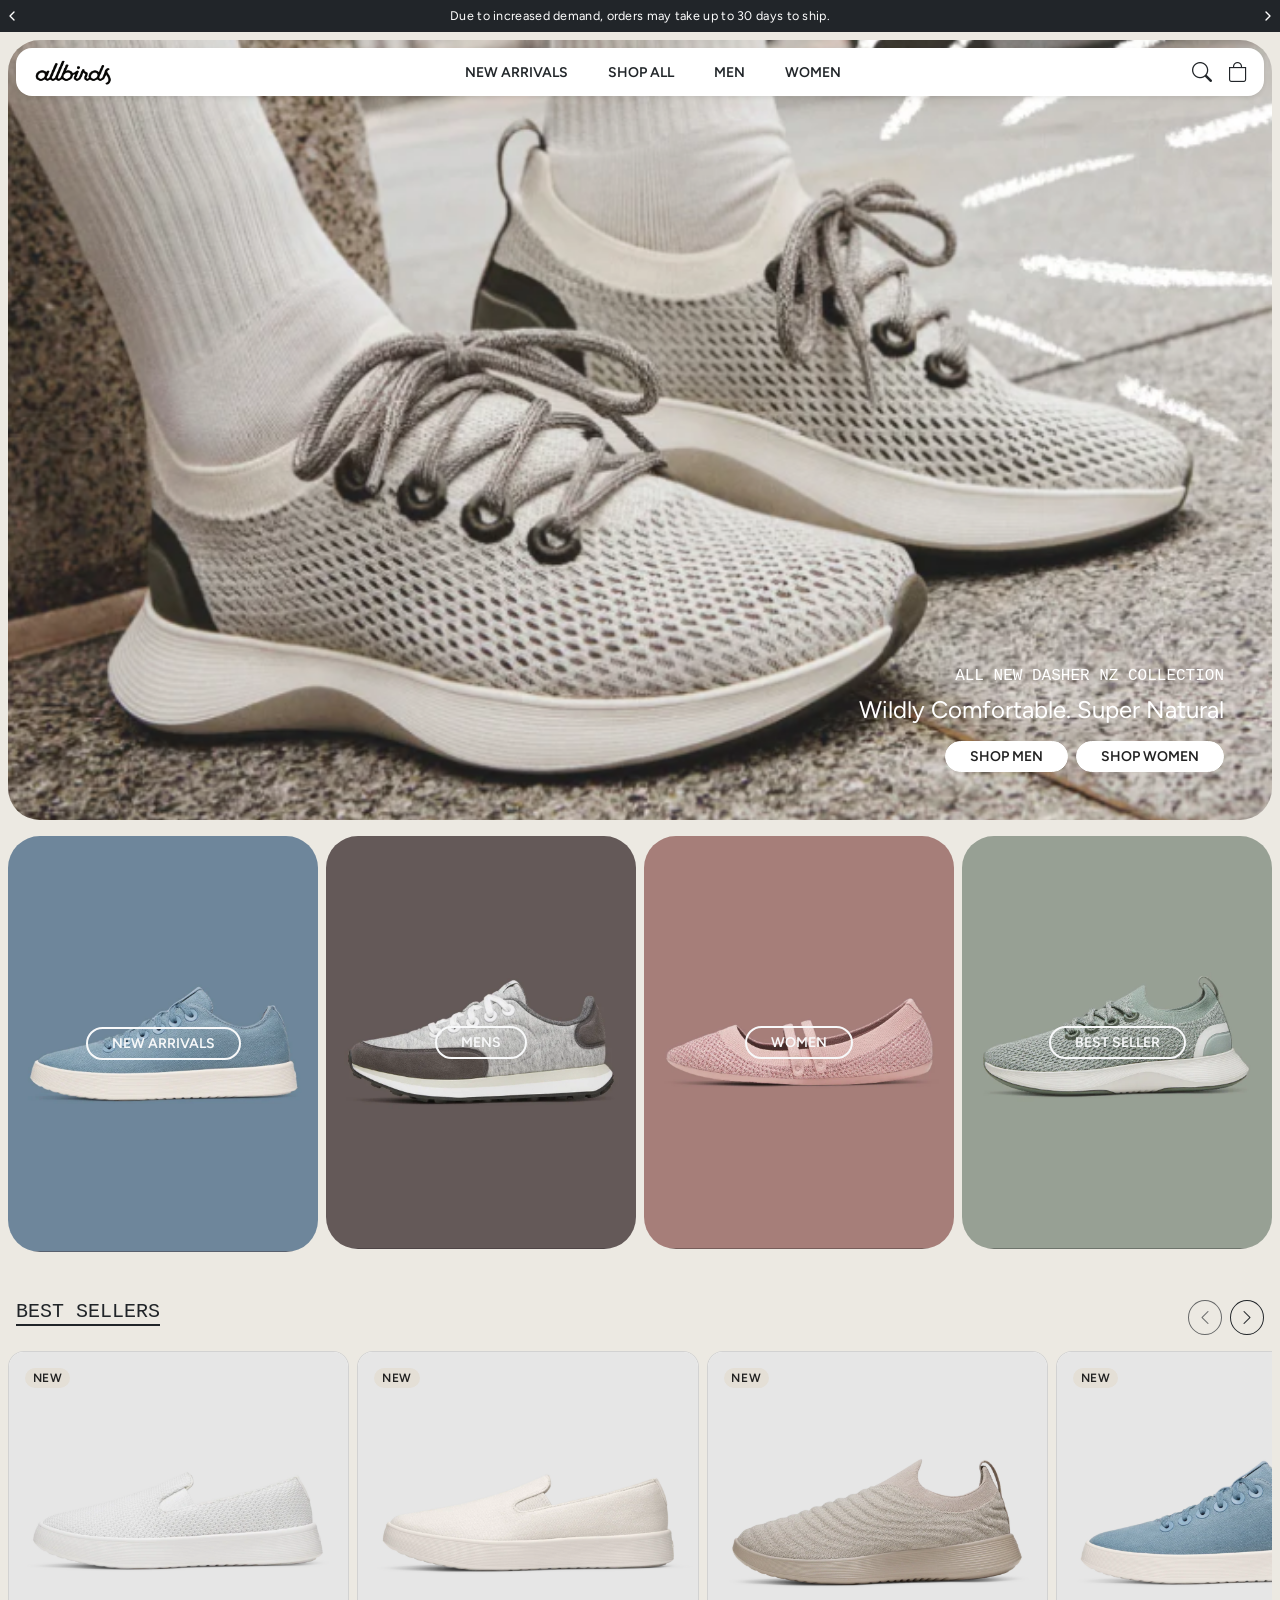
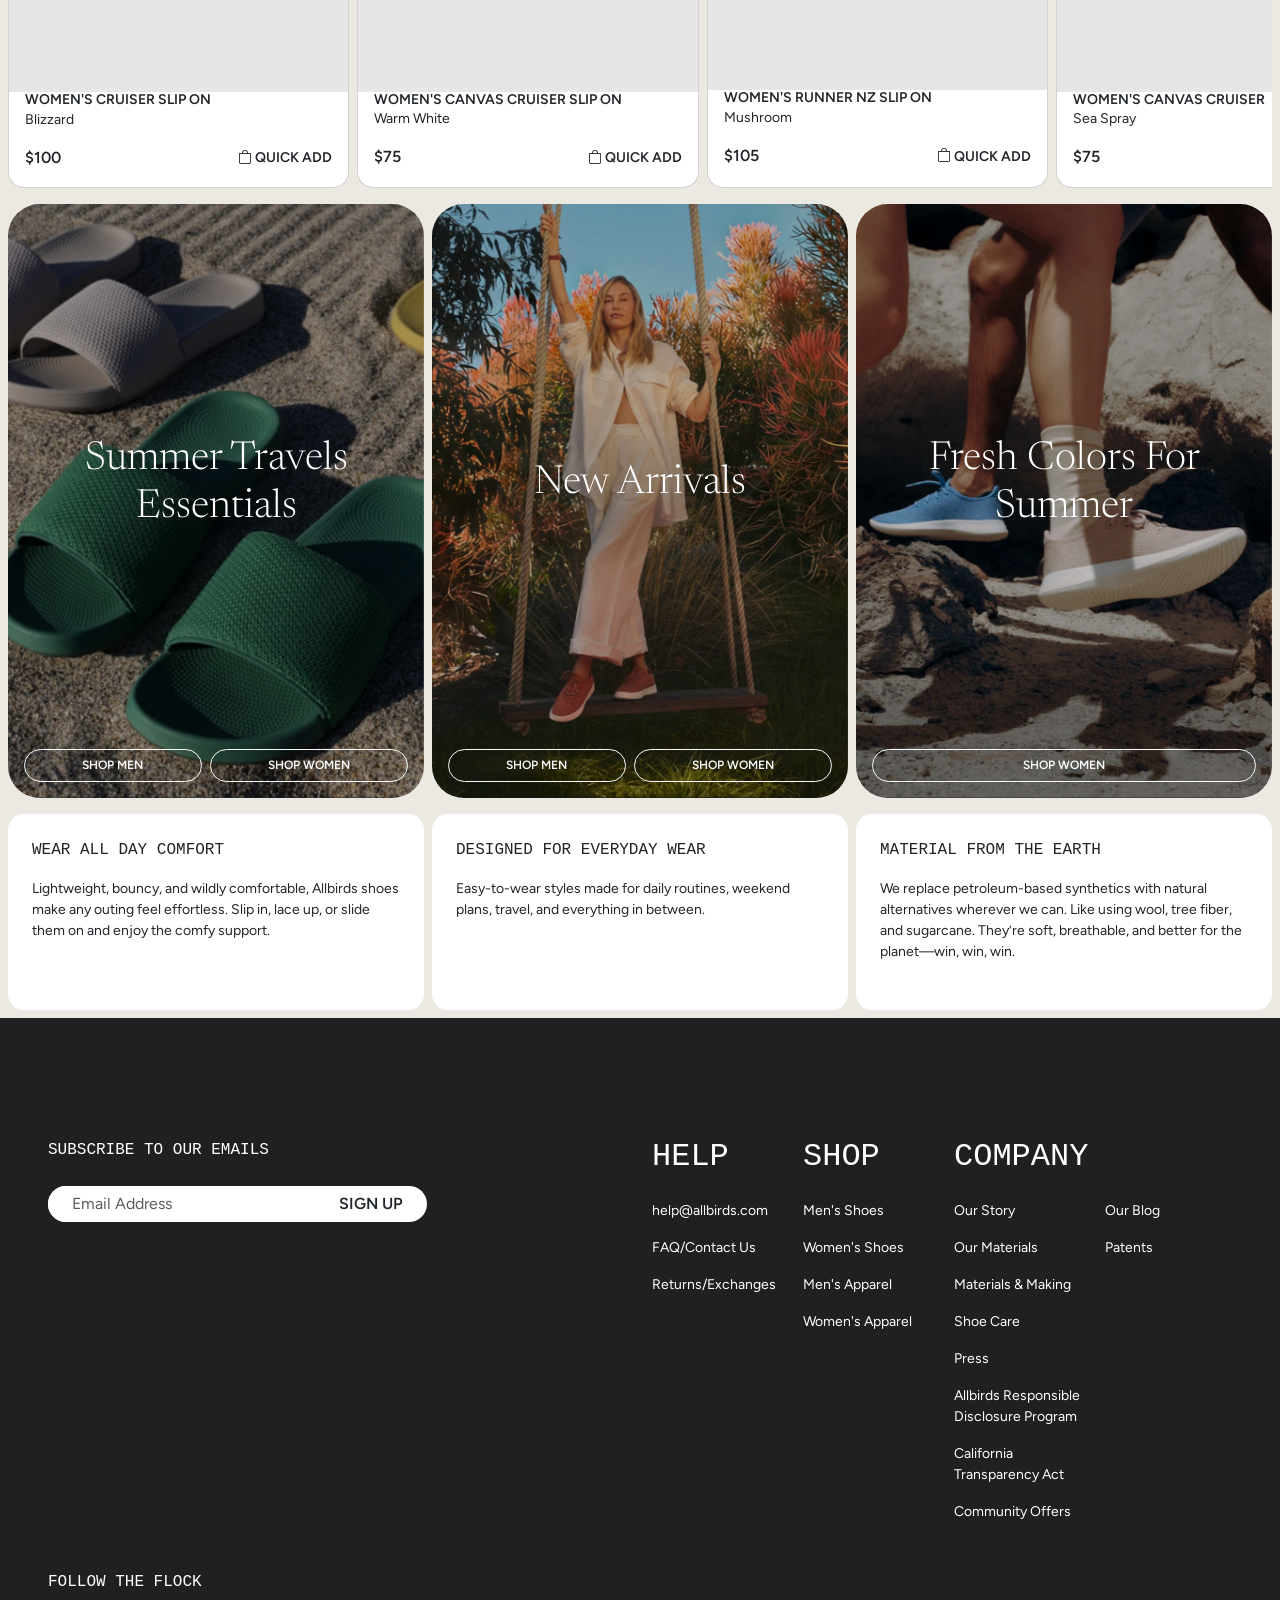
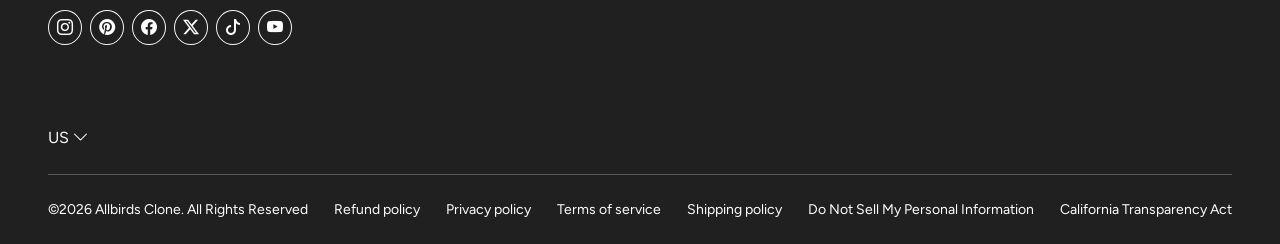
<file: assignment-2/index.html>
<!doctype html>
<html lang="en">
  <head>
    <meta charset="UTF-8" />
    <meta name="viewport" content="width=device-width, initial-scale=1.0" />

    <title>Allbirds: Comfortable, Sustainable Shoes and Apparel</title>

    <!-- Google Font -->
    <link rel="preconnect" href="https://fonts.googleapis.com" />
    <link rel="preconnect" href="https://fonts.gstatic.com" crossorigin />
    <link
      href="https://fonts.googleapis.com/css2?family=Figtree:wght@400;500;600&display=swap"
      rel="stylesheet"
    />
    <link
      href="https://fonts.googleapis.com/css2?family=Newsreader:wght@300;400&display=swap"
      rel="stylesheet"
    />

    <!-- Bootstrap CSS -->
    <link
      href="https://cdn.jsdelivr.net/npm/bootstrap@5.3.3/dist/css/bootstrap.min.css"
      rel="stylesheet"
    />

    <!-- Bootstrap Icons -->
    <link
      href="https://cdn.jsdelivr.net/npm/bootstrap-icons@1.11.3/font/bootstrap-icons.min.css"
      rel="stylesheet"
    />

    <!-- CSS -->
    <link rel="stylesheet" href="style.css" />
  </head>
  <body>
    <!-- Sticky header -->
    <header class="sticky-top">
      <!-- Announcement bar -->
      <div
        class="announcement-bar bg-dark text-white d-flex align-items-center justify-content-between position-relative px-1 py-2"
      >
        <button
          class="d-flex bg-transparent border-0 p-0 text-white"
          id="previous-announcement"
        >
          <svg
            width="16"
            height="16"
            viewBox="0 0 24 24"
            fill="none"
            stroke="currentColor"
            stroke-width="2"
            stroke-linecap="round"
            stroke-linejoin="round"
          >
            <polyline points="15 18 9 12 15 6"></polyline>
          </svg>
        </button>
        <p
          id="announcement-message"
          class="position-absolute start-0 end-0 px-5 m-0 text-center lh-1 pe-none"
        >
          Due to increased demand, orders may take up to 30 days to ship.
        </p>
        <button
          class="d-flex bg-transparent border-0 p-0 text-white"
          id="next-announcement"
        >
          <svg
            width="16"
            height="16"
            viewBox="0 0 24 24"
            fill="none"
            stroke="currentColor"
            stroke-width="2"
            stroke-linecap="round"
            stroke-linejoin="round"
          >
            <polyline points="9 18 15 12 9 6"></polyline>
          </svg>
        </button>
      </div>

      <!-- Navbar -->
      <nav
        class="navbar navbar-expand-lg bg-white rounded-4 shadow-sm position-absolute top-100 start-0 end-0 mx-3 mt-3 px-3 py-0 py-lg-1"
      >
        <button
          class="navbar-toggler border-0 p-0"
          type="button"
          data-bs-toggle="collapse"
          data-bs-target="#main-menu"
        >
          <i class="bi bi-list fs-5"></i>
        </button>

        <a class="navbar-brand mx-auto mx-lg-0" href="#">
          <img
            src="images/allbirds-logo.png"
            alt="Allbirds logo"
            height="30"
            class="d-block"
          />
        </a>

        <div
          class="collapse navbar-collapse order-last order-lg-0"
          id="main-menu"
        >
          <ul
            class="navbar-nav flex-grow-1 justify-content-center gap-lg-4 text-uppercase fw-semibold small"
          >
            <li class="nav-item">
              <a class="nav-link link-dark" href="#">New Arrivals</a>
            </li>
            <li class="nav-item">
              <a class="nav-link link-dark" href="#">Shop All</a>
            </li>
            <li class="nav-item">
              <a class="nav-link link-dark" href="#">Men</a>
            </li>
            <li class="nav-item">
              <a class="nav-link link-dark" href="#">Women</a>
            </li>
          </ul>
        </div>

        <div class="d-flex gap-3 fs-5">
          <button class="bg-transparent border-0 p-0 text-dark">
            <i class="bi bi-search"></i>
          </button>
          <button class="bg-transparent border-0 p-0 text-dark">
            <i class="bi bi-bag"></i>
          </button>
        </div>
      </nav>
    </header>

    <!-- Main Page Content -->
    <main class="p-2">
      <section class="hero position-relative w-100 overflow-hidden rounded-5">
        <picture>
          <source
            media="(max-width: 991.98px)"
            srcset="images/hero-campaign-mobile.png"
          />
          <img
            src="images/hero-campaign.png"
            alt="Allbirds footwear campaign"
            class="d-block w-100 h-100 object-fit-cover"
          />
        </picture>

        <div
          class="position-absolute bottom-0 start-0 end-0 p-4 p-lg-5 text-white d-flex flex-column align-items-start align-items-lg-end text-lg-end"
        >
          <p class="hero-eyebrow font-monospace text-uppercase mb-2">
            All new Dasher NZ collection
          </p>
          <h1 class="fs-4 fw-normal mb-3">Wildly Comfortable. Super Natural</h1>
          <div class="d-flex gap-2">
            <a
              href="men.html"
              class="btn btn-hero btn-sm rounded-pill px-4 text-uppercase fw-semibold"
              >Shop Men</a
            >
            <a
              href="women.html"
              class="btn btn-hero btn-sm rounded-pill px-4 text-uppercase fw-semibold"
              >Shop Women</a
            >
          </div>
        </div>
      </section>

      <!-- Cards -->
      <section class="mt-3">
        <div class="row g-2 flex-nowrap overflow-x-auto category-scroll">
          <!-- New Arrivals -->
          <div class="col-9 col-sm-5 col-lg-3">
            <article
              class="card category-card bg-transparent border-0 overflow-hidden"
            >
              <img
                src="images/Cards/new-arrivals.png"
                alt="New Arrivals"
                class="card-img rounded-0"
              />
              <div
                class="card-img-overlay card-rest d-flex flex-column align-items-center justify-content-center pe-none"
              >
                <span
                  class="btn btn-outline-light btn-card btn-sm border-2 rounded-pill px-4 text-uppercase fw-semibold"
                  >New Arrivals</span
                >
              </div>

              <div
                class="card-img-overlay card-hover d-flex flex-column align-items-center justify-content-center"
              >
                <p class="fs-6 fw-semibold text-uppercase text-white mb-3">
                  New Arrivals
                </p>
                <div class="d-flex flex-column gap-2">
                  <a
                    href="mens.hmtl"
                    class="btn btn-outline-light btn-sm border-2 rounded-pill px-4 text-uppercase fw-semibold"
                    >Shop Men</a
                  >
                  <a
                    href="women.html"
                    class="btn btn-outline-light btn-sm rounded-pill border-2 px-4 text-uppercase fw-semibold"
                    >Shop Women</a
                  >
                </div>
              </div>
            </article>
          </div>

          <!-- Mens -->
          <div class="col-9 col-sm-5 col-lg-3">
            <article
              class="card category-card bg-transparent border-0 overflow-hidden"
            >
              <img
                src="images/Cards/mens.png"
                alt="Men"
                class="card-img rounded-0"
              />

              <div
                class="card-img-overlay card-rest d-flex flex-column align-items-center justify-content-center pe-none"
              >
                <span
                  class="btn btn-outline-light btn-sm border-2 rounded-pill px-4 text-uppercase fw-semibold"
                  >Mens</span
                >
              </div>

              <div
                class="card-img-overlay card-hover d-flex flex-column align-items-center justify-content-center"
              >
                <p class="fs-6 fw-semibold text-uppercase text-white mb-3">
                  Mens
                </p>
                <a
                  href="mens.html"
                  class="btn btn-outline-light btn-sm border-2 rounded-pill px-4 text-uppercase fw-semibold"
                  >Shop Men</a
                >
              </div>
            </article>
          </div>

          <!-- Women -->
          <div class="col-9 col-sm-5 col-lg-3">
            <article
              class="card category-card bg-transparent border-0 overflow-hidden"
            >
              <img
                src="images/Cards/women.png"
                alt="Women"
                class="card-img rounded-0"
              />

              <div
                class="card-img-overlay card-rest d-flex align-items-center justify-content-center pe-none"
              >
                <span
                  class="btn btn-outline-light border-2 btn-sm rounded-pill px-4 text-uppercase fw-semibold"
                  >Women</span
                >
              </div>

              <div
                class="card-img-overlay card-hover d-flex flex-column align-items-center justify-content-center"
              >
                <p class="fs-6 fw-semibold text-uppercase text-white mb-3">
                  Women
                </p>
                <a
                  href="women.html"
                  class="btn btn-outline-light border-2 btn-sm rounded-pill px-4 text-uppercase fw-semibold"
                  >Shop Women</a
                >
              </div>
            </article>
          </div>

          <!-- Best Seller -->
          <div class="col-9 col-sm-5 col-lg-3">
            <article
              class="card category-card bg-transparent border-0 overflow-hidden"
            >
              <img
                src="images/Cards/best-seller.png"
                alt="Best Seller"
                class="card-img rounded-0"
              />

              <div
                class="card-img-overlay card-rest d-flex align-items-center justify-content-center"
              >
                <span
                  class="btn btn-outline-light btn-sm border-2 rounded-pill px-4 text-uppercase fw-semibold"
                  >Best Seller</span
                >
              </div>

              <div
                class="card-img-overlay card-hover d-flex flex-column align-items-center justify-content-center"
              >
                <p class="fs-6 fw-semibold text-uppercase text-white mb-3">
                  Best Seller
                </p>
                <div class="d-flex flex-column gap-2">
                  <a
                    href="mens.html"
                    class="btn btn-outline-light btn-sm border-2 rounded-pill px-4 text-uppercase fw-semibold"
                    >Shop Men</a
                  >
                  <a
                    href="womens.html"
                    class="btn btn-outline-light btn-sm border-2 rounded-pill px-4 text-uppercase fw-semibold"
                    >Shop Women</a
                  >
                </div>
              </div>
            </article>
          </div>
        </div>
      </section>

      <!-- Best Selling Products -->
      <section id="best-sellers" class="mt-5">
        <div
          class="d-flex align-items-center justify-content-between px-2 mb-3"
        >
          <h5
            class="font-monospace border-bottom text-uppercase fw-normal border-dark border-2"
          >
            Best Sellers
          </h5>

          <!-- Arrows -->
          <div class="d-none d-md-flex gap-2">
            <button
              id="products-prev"
              class="btn rounded-circle btn-outline-dark lh-1 p-2"
              type="button"
            >
              <i class="bi bi-chevron-left"></i>
            </button>
            <button
              id="products-next"
              class="btn btn-outline-dark rounded-circle lh-1 p-2"
            >
              <i class="bi bi-chevron-right"></i>
            </button>
          </div>
        </div>

        <!-- Products -->
        <div
          id="product-row"
          class="product-scroll d-flex gap-2 overflow-x-auto"
        >
          <article
            class="card product-card border-1 rounded-4 overflow-hidden flex-shrink-0 position-relative"
          >
            <span
              class="badge badge-new rounded-pill text-uppercase fw-semibold position-absolute top-0 start-0 m-3"
              >New</span
            >
            <img
              src="images/Best Sellers/women_cruiser_slip_on.png"
              alt=""
              class="card-img-top"
            />
            <div class="card-body px-3 pt-0 pb-3">
              <h5 class="small fw-semibold text-uppercase mb-0">
                <a href="product.html" class="stretched-link text-dark text-decoration-none">Women's Cruiser Slip On</a>
              </h5>
              <p class="small mb-3">Blizzard</p>
              <div class="d-flex justify-content-between align-items-center">
                <span class="fw-semibold">$100</span>
                <a
                  href="#"
                  class="position-relative z-2 small fw-semibold text-uppercase text-dark text-decoration-none"
                >
                  <i class="bi bi-bag"></i>
                  <span class="d-none d-md-inline">Quick </span>Add
                </a>
              </div>
              <p class="d-md-none small text-secondary mt-1 mb-0">11 sizes</p>
            </div>
          </article>

          <article
            class="card product-card border-1 rounded-4 overflow-hidden flex-shrink-0 position-relative"
          >
            <span
              class="badge badge-new rounded-pill text-uppercase fw-semibold position-absolute top-0 start-0 m-3"
              >New</span
            >
            <img
              src="images/Best Sellers/women_canvas_cruiser_slip_on.png"
              alt=""
              class="card-img-top"
            />
            <div class="card-body px-3 pt-0 pb-3">
              <h5 class="small fw-semibold text-uppercase mb-0">
                <a href="product.html" class="stretched-link text-dark text-decoration-none">Women's Canvas Cruiser Slip On</a>
              </h5>
              <p class="small mb-3">Warm White</p>
              <div class="d-flex justify-content-between align-items-center">
                <span class="fw-semibold">$75</span>
                <a
                  href="#"
                  class="position-relative z-2 small fw-semibold text-uppercase text-dark text-decoration-none"
                >
                  <i class="bi bi-bag"></i>
                  <span class="d-none d-md-inline">Quick </span>Add
                </a>
              </div>
              <p class="d-md-none small text-secondary mt-1 mb-0">11 sizes</p>
            </div>
          </article>

          <article
            class="card product-card border-1 rounded-4 overflow-hidden flex-shrink-0 position-relative"
          >
            <span
              class="badge badge-new rounded-pill text-uppercase fw-semibold position-absolute top-0 start-0 m-3"
              >New</span
            >
            <img
              src="images/Best Sellers/women_runner_nz_slip_on.png"
              alt=""
              class="card-img-top"
            />
            <div class="card-body px-3 pt-0 pb-3">
              <h5 class="small fw-semibold text-uppercase mb-0">
                <a href="product.html" class="stretched-link text-dark text-decoration-none">Women's Runner NZ Slip On</a>
              </h5>
              <p class="small mb-3">Mushroom</p>
              <div class="d-flex justify-content-between align-items-center">
                <span class="fw-semibold">$105</span>
                <a
                  href="#"
                  class="position-relative z-2 small fw-semibold text-uppercase text-dark text-decoration-none"
                >
                  <i class="bi bi-bag"></i>
                  <span class="d-none d-md-inline">Quick </span>Add
                </a>
              </div>
              <p class="d-md-none small text-secondary mt-1 mb-0">11 sizes</p>
            </div>
          </article>

          <article
            class="card product-card border-1 rounded-4 overflow-hidden flex-shrink-0 position-relative"
          >
            <span
              class="badge badge-new rounded-pill text-uppercase fw-semibold position-absolute top-0 start-0 m-3"
              >New</span
            >
            <img
              src="images/Best Sellers/women_canvas_cruiser.png"
              alt=""
              class="card-img-top"
            />
            <div class="card-body px-3 pt-0 pb-3">
              <h5 class="small fw-semibold text-uppercase mb-0">
                <a href="product.html" class="stretched-link text-dark text-decoration-none">Women's Canvas Cruiser</a>
              </h5>
              <p class="small mb-3">Sea Spray</p>
              <div class="d-flex justify-content-between align-items-center">
                <span class="fw-semibold">$75</span>
                <a
                  href="#"
                  class="position-relative z-2 small fw-semibold text-uppercase text-dark text-decoration-none"
                >
                  <i class="bi bi-bag"></i>
                  <span class="d-none d-md-inline">Quick </span>Add
                </a>
              </div>
              <p class="d-md-none small text-secondary mt-1 mb-0">11 sizes</p>
            </div>
          </article>

          <article
            class="card product-card border-1 rounded-4 overflow-hidden flex-shrink-0 position-relative"
          >
            <span
              class="badge badge-new rounded-pill text-uppercase fw-semibold position-absolute top-0 start-0 m-3"
              >New</span
            >
            <img
              src="images/Best Sellers/womens_tree_runner_nz.png"
              alt=""
              class="card-img-top"
            />
            <div class="card-body px-3 pt-0 pb-3">
              <h5 class="small fw-semibold text-uppercase mb-0">
                <a href="product.html" class="stretched-link text-dark text-decoration-none">Women's Tree Runner NZ</a>
              </h5>
              <p class="small mb-3">Medium Grey</p>
              <div class="d-flex justify-content-between align-items-center">
                <span class="fw-semibold">$100</span>
                <a
                  href="#"
                  class="position-relative z-2 small fw-semibold text-uppercase text-dark text-decoration-none"
                >
                  <i class="bi bi-bag"></i>
                  <span class="d-none d-md-inline">Quick </span>Add
                </a>
              </div>
              <p class="d-md-none small text-secondary mt-1 mb-0">11 sizes</p>
            </div>
          </article>

          <article
            class="card product-card border-1 rounded-4 overflow-hidden flex-shrink-0 position-relative"
          >
            <span
              class="badge badge-new rounded-pill text-uppercase fw-semibold position-absolute top-0 start-0 m-3"
              >New</span
            >
            <img
              src="images/Best Sellers/mens_runner_nz.png"
              alt=""
              class="card-img-top"
            />
            <div class="card-body px-3 pt-0 pb-3">
              <h5 class="small fw-semibold text-uppercase mb-0">
                <a href="product.html" class="stretched-link text-dark text-decoration-none">Men's Runner NZ Slip On</a>
              </h5>
              <p class="small mb-3">Mushroom</p>
              <div class="d-flex justify-content-between align-items-center">
                <span class="fw-semibold">$105</span>
                <a
                  href="#"
                  class="position-relative z-2 small fw-semibold text-uppercase text-dark text-decoration-none"
                >
                  <i class="bi bi-bag"></i>
                  <span class="d-none d-md-inline">Quick </span>Add
                </a>
              </div>
              <p class="d-md-none small text-secondary mt-1 mb-0">11 sizes</p>
            </div>
          </article>

          <article
            class="card product-card border-1 rounded-4 overflow-hidden flex-shrink-0 position-relative"
          >
            <span
              class="badge badge-new rounded-pill text-uppercase fw-semibold position-absolute top-0 start-0 m-3"
              >New</span
            >
            <img
              src="images/Best Sellers/mens_runner_nz_1.png"
              alt=""
              class="card-img-top"
            />
            <div class="card-body px-3 pt-0 pb-3">
              <h5 class="small fw-semibold text-uppercase mb-0">
                <a href="product.html" class="stretched-link text-dark text-decoration-none">Mens Runner NZ Slip On</a>
              </h5>
              <p class="small mb-3">Dark Navy</p>
              <div class="d-flex justify-content-between align-items-center">
                <span class="fw-semibold">$105</span>
                <a
                  href="#"
                  class="position-relative z-2 small fw-semibold text-uppercase text-dark text-decoration-none"
                >
                  <i class="bi bi-bag"></i>
                  <span class="d-none d-md-inline">Quick </span>Add
                </a>
              </div>
              <p class="d-md-none small text-secondary mt-1 mb-0">11 sizes</p>
            </div>
          </article>

          <article
            class="card product-card border-1 rounded-4 overflow-hidden flex-shrink-0 position-relative"
          >
            <span
              class="badge badge-new rounded-pill text-uppercase fw-semibold position-absolute top-0 start-0 m-3"
              >New</span
            >
            <img
              src="images/Best Sellers/mens_cruiser.png"
              alt=""
              class="card-img-top"
            />
            <div class="card-body px-3 pt-0 pb-3">
              <h5 class="small fw-semibold text-uppercase mb-0">
                <a href="product.html" class="stretched-link text-dark text-decoration-none">Mens Cruiser</a>
              </h5>
              <p class="small mb-3">Medium Grey</p>
              <div class="d-flex justify-content-between align-items-center">
                <span class="fw-semibold">$105</span>
                <a
                  href="#"
                  class="position-relative z-2 small fw-semibold text-uppercase text-dark text-decoration-none"
                >
                  <i class="bi bi-bag"></i>
                  <span class="d-none d-md-inline">Quick </span>Add
                </a>
              </div>
              <p class="d-md-none small text-secondary mt-1 mb-0">11 sizes</p>
            </div>
          </article>
        </div>
      </section>

      <!-- Featured cards -->
      <section class="mt-3">
        <div class="row gx-2 gy-4 gy-lg-2">
          <!-- Summer Travel Essentials -->
          <div class="col-12 col-lg-4">
            <article
              class="card bg-transparent border-0 rounded-5 overflow-hidden"
            >
              <img
                src="images/Featured Cards/summer-travel-essential.png"
                class="card-img rounded-0 object-fit-cover feature-img"
                alt=""
              />

              <div
                class="card-img-overlay bg-black bg-opacity-25 d-flex flex-column p-3"
              >
                <h2
                  class="feature-title display-6 text-white text-center my-auto"
                >
                  Summer Travels Essentials
                </h2>
                <div class="d-flex gap-2">
                  <a
                    href="mens.html"
                    class="btn btn-outline-light btn-feature rounded-pill text-uppercase fw-semibold flex-fill"
                    >Shop Men</a
                  >
                  <a
                    href="women.html"
                    class="btn btn-outline-light btn-feature rounded-pill text-uppercase fw-semibold flex-fill"
                    >Shop Women</a
                  >
                </div>
              </div>
            </article>
          </div>

          <!-- New Arrival -->
          <div class="col-12 col-lg-4">
            <article
              class="card bg-transparent rounded-5 border-0 overflow-hidden"
            >
              <img
                src="images/Featured Cards/new-arrivals.png"
                alt=""
                class="card-img rounded-0 object-fit-cover feature-img"
              />

              <div
                class="card-img-overlay bg-black bg-opacity-25 d-flex flex-column p-3"
              >
                <h2
                  class="feature-title display-6 text-white text-center my-auto"
                >
                  New Arrivals
                </h2>
                <div class="d-flex gap-2">
                  <a
                    href="mens.html"
                    class="btn btn-outline-light btn-feature rounded-pill text-uppercase fw-semibold flex-fill"
                    >Shop Men</a
                  >
                  <a
                    href="women.html"
                    class="btn btn-outline-light btn-feature rounded-pill text-uppercase fw-semibold flex-fill"
                    >Shop Women</a
                  >
                </div>
              </div>
            </article>
          </div>

          <!-- Fresh Colors for Summer -->
          <div class="col-12 col-lg-4">
            <article
              class="card border-0 rounded-5 bg-transparent overflow-hidden"
            >
              <img
                src="images/Featured Cards/fresh-colors-for-summer.png"
                alt=""
                class="card-img rounded-0 object-fit-cover feature-img"
              />

              <div
                class="card-img-overlay bg-black bg-opacity-25 d-flex flex-column p-3"
              >
                <h2
                  class="feature-title text-white text-center display-6 my-auto"
                >
                  Fresh Colors For Summer
                </h2>
                <div class="d-flex">
                  <a
                    href="women.html"
                    class="btn btn-outline-light btn-feature rounded-pill text-uppercase fw-semibold flex-fill"
                    >Shop Women</a
                  >
                </div>
              </div>
            </article>
          </div>
        </div>
      </section>

      <!-- Notes -->
      <section class="mt-3">
        <div class="row g-2 justify-content-center">
          <!-- Note 1 -->
          <div class="col-12 col-lg-4">
            <div class="h-100 bg-white rounded-4 p-4 pb-5">
              <p class="font-monospace text-uppercase mb-3">
                Wear All Day Comfort
              </p>
              <p class="small mb-0">
                Lightweight, bouncy, and wildly comfortable, Allbirds shoes make
                any outing feel effortless. Slip in, lace up, or slide them on
                and enjoy the comfy support.
              </p>
            </div>
          </div>

          <!-- Note 2 -->
          <div class="col-12 col-lg-4">
            <div class="h-100 rounded-4 p-4 bp-5 bg-white">
              <p class="font-monospace text-uppercase mb-3">
                Designed For Everyday Wear
              </p>
              <p class="small mb-0">
                Easy-to-wear styles made for daily routines, weekend plans,
                travel, and everything in between.
              </p>
            </div>
          </div>

          <!-- Note 3 -->
          <div class="col-12 col-lg-4">
            <div class="h-100 rounded-4 p-4 pb-5 bg-white">
              <p class="font-monospace text-uppercase mb-3">
                Material from the Earth
              </p>
              <p class="small mb-0">
                We replace petroleum-based synthetics with natural alternatives
                wherever we can. Like using wool, tree fiber, and sugarcane.
                They’re soft, breathable, and better for the planet—win, win,
                win.
              </p>
            </div>
          </div>
        </div>
      </section>
    </main>

    <!-- Footer -->
    <footer class="site-footer text-white">
      <div class="px-4 px-md-5 pt-5 pb-5 pb-md-4">
        <!-- Footer Content -->

        <div class="row gy-5 mt-md-4">
          <!-- Subscription field -->
          <div class="col-lg-6">
            <p class="font-monospace text-uppercase mb-3 mb-md-4">
              Subscribe to our emails
            </p>
            <div class="row">
              <div class="col-12 col-md-6 col-lg-8">
                <form class="input-group bg-white rounded-pill overflow-hidden">
                  <input
                    type="email"
                    class="form-control border-0 shadow-none px-4"
                    placeholder="Email Address"
                  />
                  <button
                    class="btn border-0 fw-semibold text-uppercase small px-4"
                    type="submit"
                  >
                    Sign up
                  </button>
                </form>
              </div>
            </div>
          </div>

          <!-- Link Column -->
          <div class="col-lg-6">
            <div class="row">
              <!-- Help -->
              <div class="col-md-3">
                <button
                  class="footer-toggle collapsed d-flex d-md-none justify-content-between align-item-center bg-transparent w-100 text-white text-uppercase border-0 px-0 py-3 font-monospace"
                  type="button"
                  data-bs-toggle="collapse"
                  data-bs-target="#footer-help"
                >
                  Help<i class="bi bi-plus-lg"></i>
                  <i class="bi bi-dash-lg"></i>
                </button>
                <h2
                  class="d-none d-md-block font-monospace text-uppercase fw-normal mb-4"
                >
                  Help
                </h2>
                <div class="collapse d-md-block" id="footer-help">
                  <ul
                    class="footer-links list-unstyled d-flex flex-column gap-3 small pb-3 pb-md-0 mb-0"
                  >
                    <li>
                      <a href="mailto:help@allbirds.com">help@allbirds.com</a>
                    </li>
                    <li><a href="#">FAQ/Contact Us</a></li>
                    <li><a href="#">Returns/Exchanges</a></li>
                  </ul>
                </div>
                <hr class="d-md-none my-0" />
              </div>

              <!-- Shop -->
              <div class="col-md-3">
                <button
                  class="footer-toggle collapsed d-flex d-md-none text-uppercase justify-content-between align-items-center bg-transparent text-white w-100 border-0 px-0 py-3 font-monospace"
                  type="button"
                  data-bs-toggle="collapse"
                  data-bs-target="#footer-shop"
                >
                  Shop <i class="bi bi-plus-lg"></i>
                  <i class="bi bi-dash-lg"></i>
                </button>
                <h2
                  class="d-none d-md-block font-monospace text-uppercase fw-normal mb-4"
                >
                  Shop
                </h2>
                <div class="d-md-block collapse" id="footer-shop">
                  <ul
                    class="footer-links list-unstyled d-flex flex-column small gap-3 pb-3 pb-md-0 mb-0"
                  >
                    <li><a href="mens.html">Men's Shoes</a></li>
                    <li><a href="womens.html">Women's Shoes</a></li>
                    <li><a href="mens.html">Men's Apparel</a></li>
                    <li><a href="womens.html">Women's Apparel</a></li>
                  </ul>
                </div>
                <hr class="d-md-none my-0" />
              </div>
              <!-- Company -->
              <div class="col-md-6">
                <button
                  class="footer-toggle collapsed d-flex d-md-none text-uppercase w-100 text-white border-0 justify-content-between align-items-center bg-transparent px-0 py-3 font-monospace"
                  type="button"
                  data-bs-toggle="collapse"
                  data-bs-target="#footer-company"
                >
                  Company <i class="bi bi-plus-lg"></i>
                  <i class="bi bi-dash-lg"></i>
                </button>
                <h2
                  class="font-monospace fw-normal text-uppercase d-md-block d-none mb-4"
                >
                  Company
                </h2>
                <div class="collapse d-md-block" id="footer-company">
                  <div class="row gy-3 pb-3 pb-md-0">
                    <div class="col-md-6">
                      <ul
                        class="footer-links list-unstyled small d-flex flex-column gap-3 pb-md-0 mb-0"
                      >
                        <li><a href="#">Our Story</a></li>
                        <li><a href="#">Our Materials</a></li>
                        <li><a href="#">Materials &amp; Making</a></li>
                        <li><a href="#">Shoe Care</a></li>
                        <li><a href="#">Press</a></li>
                        <li>
                          <a href="#"
                            >Allbirds Responsible Disclosure Program</a
                          >
                        </li>
                        <li><a href="#">California Transparency Act</a></li>
                        <li><a href="#">Community Offers</a></li>
                      </ul>
                    </div>
                    <div class="col-md-6">
                      <ul
                        class="footer-links list-unstyled small d-flex flex-column gap-3 pb-md-0 mb-0"
                      >
                        <li><a href="#">Our Blog</a></li>
                        <li><a href="#">Patents</a></li>
                      </ul>
                    </div>
                  </div>
                </div>
                <hr class="d-md-none my-0" />
              </div>
            </div>
          </div>

          <!-- Follow -->
          <div class="mt-4 mt-md-5 text-center text-md-start">
            <p class="font-monospace text-uppercase mb-3">Follow the flock</p>
            <div
              class="d-flex justify-content-between justify-content-md-start gap-md-2 fs-6"
            >
              <a
                href="#"
                class="d-flex lh-1 p-2 rounded-circle border border-light text-white"
                ><i class="bi bi-instagram"></i
              ></a>
              <a
                href="#"
                class="d-flex lh-1 p-2 rounded-circle border border-light text-white"
                ><i class="bi bi-pinterest"></i
              ></a>
              <a
                href="#"
                class="d-flex lh-1 p-2 rounded-circle border border-light text-white"
                ><i class="bi bi-facebook"></i
              ></a>
              <a
                href="#"
                class="d-flex lh-1 p-2 rounded-circle border border-light text-white"
                ><i class="bi bi-twitter-x"></i
              ></a>
              <a
                href="#"
                class="d-flex lh-1 p-2 rounded-circle border border-light text-white"
                ><i class="bi bi-tiktok"></i
              ></a>
              <a
                href="#"
                class="d-flex lh-1 p-2 rounded-circle border border-light text-white"
                ><i class="bi bi-youtube"></i
              ></a>
            </div>
          </div>

          <!-- Countries dropdown -->
          <div class="dropdown-margin">
            <div class="dropup text-center text-md-start">
              <button
                class="btn text-white border-0 p-0 small"
                type="button"
                data-bs-toggle="dropdown"
              >
                US <i class="bi bi-chevron-down"></i>
              </button>
              <ul class="dropdown-menu" data-bs-theme="dark">
                <li><a class="dropdown-item" href="#">US</a></li>
                <li><a class="dropdown-item" href="#">Canada</a></li>
                <li><a class="dropdown-item" href="#">United Kingdom</a></li>
              </ul>
            </div>

            <hr class="my-4" />

            <div
              class="footer-links row row-cols-2 row-cols-lg-auto justify-content-lg-between gy-3 small"
            >
              <div class="col">
                &copy;2026 Allbirds Clone. All Rights Reserved
              </div>
              <div class="col"><a href="#">Refund policy</a></div>
              <div class="col"><a href="#">Privacy policy</a></div>
              <div class="col"><a href="#">Terms of service</a></div>
              <div class="col"><a href="#">Shipping policy</a></div>
              <div class="col">
                <a href="#">Do Not Sell My Personal Information</a>
              </div>
              <div class="col"><a href="#">California Transparency Act</a></div>
            </div>
          </div>
        </div>
      </div>
    </footer>

    <!-- Bootstrap JavaScript -->
    <script src="https://cdn.jsdelivr.net/npm/bootstrap@5.3.3/dist/js/bootstrap.bundle.min.js"></script>

    <!-- JavaScript -->
    <script src="script.js"></script>
  </body>
</html>
</file>
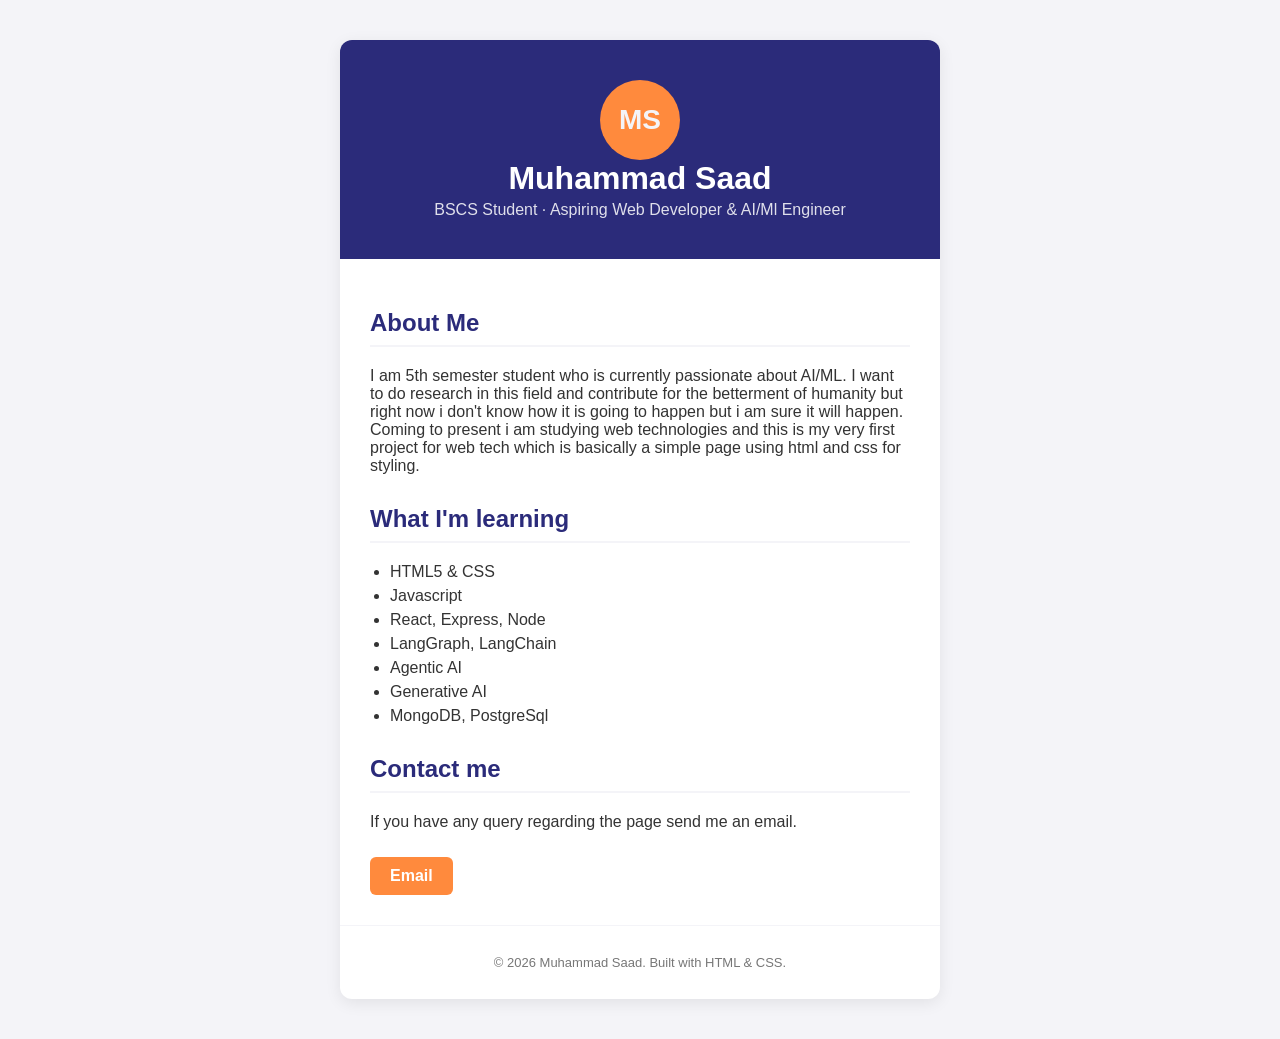
<file: Lab1/index.html>
<!doctype html>
<html lang="en">
  <head>
    <meta charset="UTF-8" />
    <meta name="viewport" content="width=device-width, initial-scale=1.0" />
    <title>Muhammad Saad - About me</title>
    <link rel="stylesheet" href="style.css" />
  </head>

  <body>
    <div class="container">
      <header class="profile-header">
        <div class="avatar">MS</div>
        <h1>Muhammad Saad</h1>
        <p class="tagline">
          BSCS Student &middot; Aspiring Web Developer &amp; AI/Ml Engineer
        </p>
      </header>

      <main>
        <section class="about">
          <h2>About Me</h2>
          <p>
            I am 5th semester student who is currently passionate about AI/ML. I
            want to do research in this field and contribute for the betterment
            of humanity but right now i don't know how it is going to happen but
            i am sure it will happen. Coming to present i am studying web
            technologies and this is my very first project for web tech which is
            basically a simple page using html and css for styling.
          </p>
        </section>

        <section class="skills">
          <h2>What I'm learning</h2>
          <ul>
            <li>HTML5 &amp; CSS</li>
            <li>Javascript</li>
            <li>React, Express, Node</li>
            <li>LangGraph, LangChain</li>
            <li>Agentic AI</li>
            <li>Generative AI</li>
            <li>MongoDB, PostgreSql</li>
          </ul>
        </section>

        <section class="contact">
          <h2>Contact me</h2>
          <p>If you have any query regarding the page send me an email.</p>
          <a class="btn" href="mailto: saad2006isl@gmail.com">Email</a>
        </section>
      </main>

      <footer>
        <p>&copy; 2026 Muhammad Saad. Built with HTML &amp; CSS.</p>
      </footer>
    </div>
  </body>
</html>
</file>
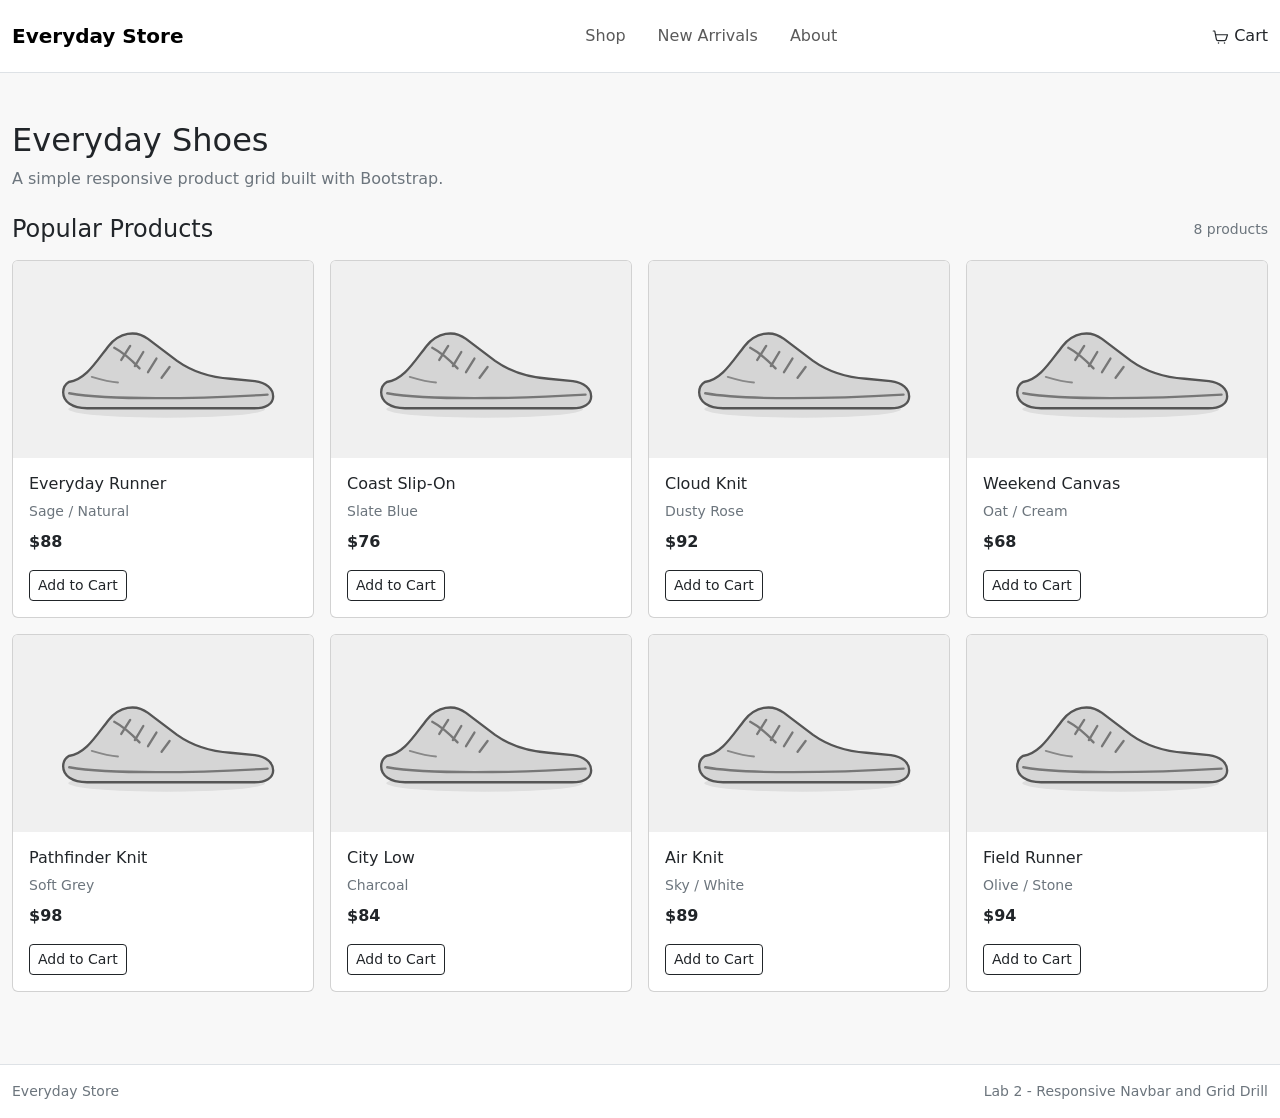
<file: Lab2/index.html>
<!doctype html>
<html lang="en">
  <head>
    <meta charset="utf-8" />
    <meta name="viewport" content="width=device-width, initial-scale=1" />
    <title>Lab 2 - Responsive Navbar and Grid</title>

    <!-- Bootstrap CSS -->
    <link
      href="https://cdn.jsdelivr.net/npm/bootstrap@5.3.3/dist/css/bootstrap.min.css"
      rel="stylesheet"
    />
    <link rel="stylesheet" href="style.css" />
  </head>
  <body>
    <header class="bg-white border-bottom">
      <nav class="navbar navbar-expand-md py-3">
        <div class="container-fluid nav-container">
          <!-- Logo -->
          <a class="navbar-brand fw-semibold" href="#top"> Everyday Store </a>

          <!-- CSS-only hamburger: no JavaScript -->
          <input
            class="menu-toggle"
            type="checkbox"
            id="menu-toggle"
            aria-label="Open navigation menu"
          />
          <label
            class="menu-toggle-label navbar-toggler"
            for="menu-toggle"
            aria-hidden="true"
            >☰</label
          >

          <!-- Navigation links and cart -->
          <div class="navbar-collapse nav-menu" id="main-navigation">
            <ul class="navbar-nav nav-links">
              <li class="nav-item">
                <a class="nav-link" href="#products">Shop</a>
              </li>
              <li class="nav-item">
                <a class="nav-link" href="#products">New Arrivals</a>
              </li>
              <li class="nav-item">
                <a class="nav-link" href="#about">About</a>
              </li>
            </ul>

            <a
              class="nav-cart text-decoration-none"
              href="#cart"
              aria-label="Shopping cart"
            >
              <svg
                viewBox="0 0 24 24"
                width="18"
                height="18"
                aria-hidden="true"
              >
                <path
                  d="M3 4h2l2.2 11.2a2 2 0 0 0 2 1.6h8.9a2 2 0 0 0 1.9-1.4L22 9H6"
                  fill="none"
                  stroke="currentColor"
                  stroke-width="1.6"
                  stroke-linecap="round"
                  stroke-linejoin="round"
                />
                <circle cx="10" cy="20" r="1" fill="currentColor" />
                <circle cx="18" cy="20" r="1" fill="currentColor" />
              </svg>
              Cart
            </a>
          </div>
        </div>
      </nav>
    </header>

    <main id="top" class="container-fluid py-4 py-md-5">
      <section id="about" class="mb-4">
        <h1 class="h2 mb-2">Everyday Shoes</h1>
        <p class="text-secondary mb-0">
          A simple responsive product grid built with Bootstrap.
        </p>
      </section>

      <section id="products">
        <div class="d-flex align-items-center justify-content-between mb-3">
          <h2 class="h4 mb-0">Popular Products</h2>
          <span class="small text-secondary">8 products</span>
        </div>

        <!-- Bootstrap grid: 1 phone / 2 tablet / 4 desktop -->
        <div
          class="product-grid row row-cols-1 row-cols-md-2 row-cols-lg-4 g-3"
        >
          <div class="col">
            <article class="card h-100">
              <img
                src="images/shoe-placeholder.svg"
                class="card-img-top"
                alt="Placeholder sneaker"
              />
              <div class="card-body">
                <h3 class="h6 card-title">Everyday Runner</h3>
                <p class="text-secondary small mb-2">Sage / Natural</p>
                <p class="fw-semibold mb-3">$88</p>
                <button class="btn btn-outline-dark btn-sm" type="button">
                  Add to Cart
                </button>
              </div>
            </article>
          </div>

          <div class="col">
            <article class="card h-100">
              <img
                src="images/shoe-placeholder.svg"
                class="card-img-top"
                alt="Placeholder sneaker"
              />
              <div class="card-body">
                <h3 class="h6 card-title">Coast Slip-On</h3>
                <p class="text-secondary small mb-2">Slate Blue</p>
                <p class="fw-semibold mb-3">$76</p>
                <button class="btn btn-outline-dark btn-sm" type="button">
                  Add to Cart
                </button>
              </div>
            </article>
          </div>

          <div class="col">
            <article class="card h-100">
              <img
                src="images/shoe-placeholder.svg"
                class="card-img-top"
                alt="Placeholder sneaker"
              />
              <div class="card-body">
                <h3 class="h6 card-title">Cloud Knit</h3>
                <p class="text-secondary small mb-2">Dusty Rose</p>
                <p class="fw-semibold mb-3">$92</p>
                <button class="btn btn-outline-dark btn-sm" type="button">
                  Add to Cart
                </button>
              </div>
            </article>
          </div>

          <div class="col">
            <article class="card h-100">
              <img
                src="images/shoe-placeholder.svg"
                class="card-img-top"
                alt="Placeholder sneaker"
              />
              <div class="card-body">
                <h3 class="h6 card-title">Weekend Canvas</h3>
                <p class="text-secondary small mb-2">Oat / Cream</p>
                <p class="fw-semibold mb-3">$68</p>
                <button class="btn btn-outline-dark btn-sm" type="button">
                  Add to Cart
                </button>
              </div>
            </article>
          </div>

          <div class="col">
            <article class="card h-100">
              <img
                src="images/shoe-placeholder.svg"
                class="card-img-top"
                alt="Placeholder sneaker"
              />
              <div class="card-body">
                <h3 class="h6 card-title">Pathfinder Knit</h3>
                <p class="text-secondary small mb-2">Soft Grey</p>
                <p class="fw-semibold mb-3">$98</p>
                <button class="btn btn-outline-dark btn-sm" type="button">
                  Add to Cart
                </button>
              </div>
            </article>
          </div>

          <div class="col">
            <article class="card h-100">
              <img
                src="images/shoe-placeholder.svg"
                class="card-img-top"
                alt="Placeholder sneaker"
              />
              <div class="card-body">
                <h3 class="h6 card-title">City Low</h3>
                <p class="text-secondary small mb-2">Charcoal</p>
                <p class="fw-semibold mb-3">$84</p>
                <button class="btn btn-outline-dark btn-sm" type="button">
                  Add to Cart
                </button>
              </div>
            </article>
          </div>

          <div class="col">
            <article class="card h-100">
              <img
                src="images/shoe-placeholder.svg"
                class="card-img-top"
                alt="Placeholder sneaker"
              />
              <div class="card-body">
                <h3 class="h6 card-title">Air Knit</h3>
                <p class="text-secondary small mb-2">Sky / White</p>
                <p class="fw-semibold mb-3">$89</p>
                <button class="btn btn-outline-dark btn-sm" type="button">
                  Add to Cart
                </button>
              </div>
            </article>
          </div>

          <div class="col">
            <article class="card h-100">
              <img
                src="images/shoe-placeholder.svg"
                class="card-img-top"
                alt="Placeholder sneaker"
              />
              <div class="card-body">
                <h3 class="h6 card-title">Field Runner</h3>
                <p class="text-secondary small mb-2">Olive / Stone</p>
                <p class="fw-semibold mb-3">$94</p>
                <button class="btn btn-outline-dark btn-sm" type="button">
                  Add to Cart
                </button>
              </div>
            </article>
          </div>
        </div>
      </section>
    </main>

    <footer class="border-top bg-white py-3 mt-4">
      <div
        class="container-fluid d-flex flex-column flex-sm-row justify-content-between gap-2 small text-secondary"
      >
        <span>Everyday Store</span>
        <span>Lab 2 - Responsive Navbar and Grid Drill</span>
      </div>
    </footer>
  </body>
</html>
</file>
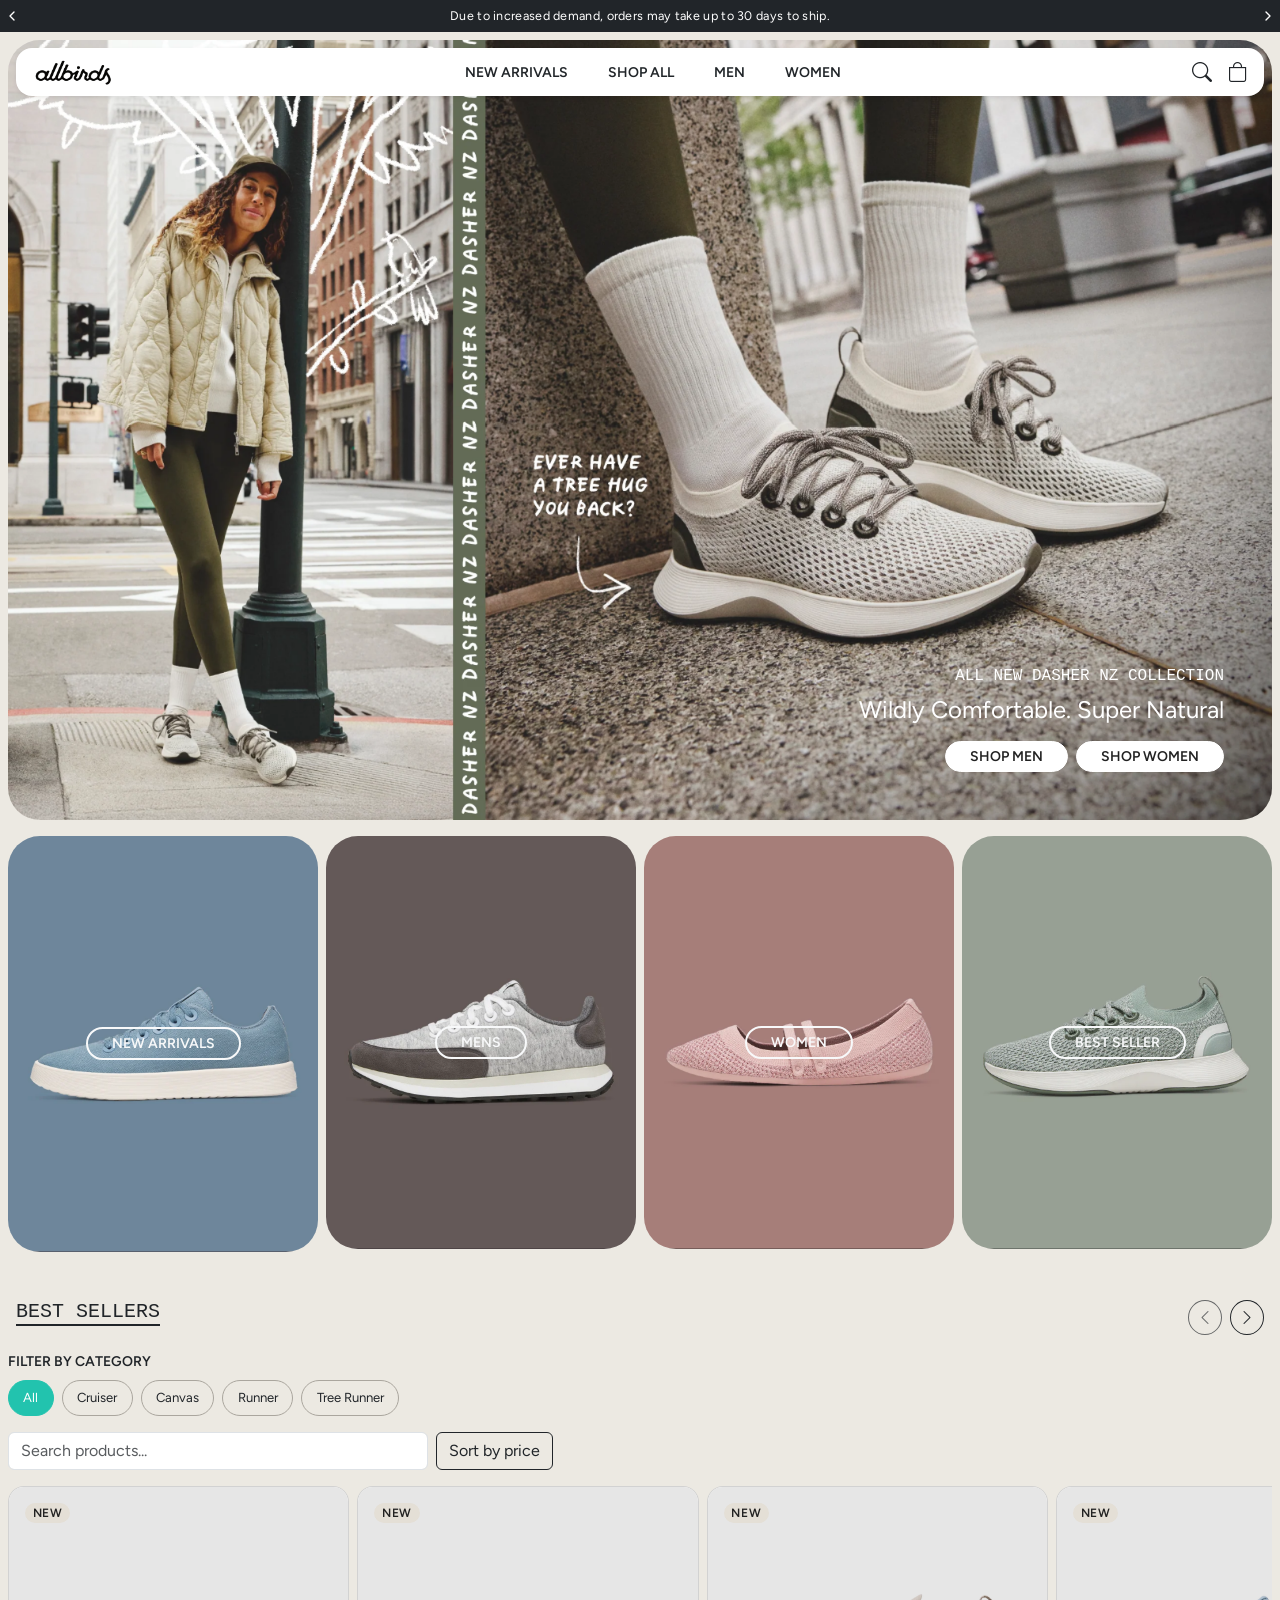
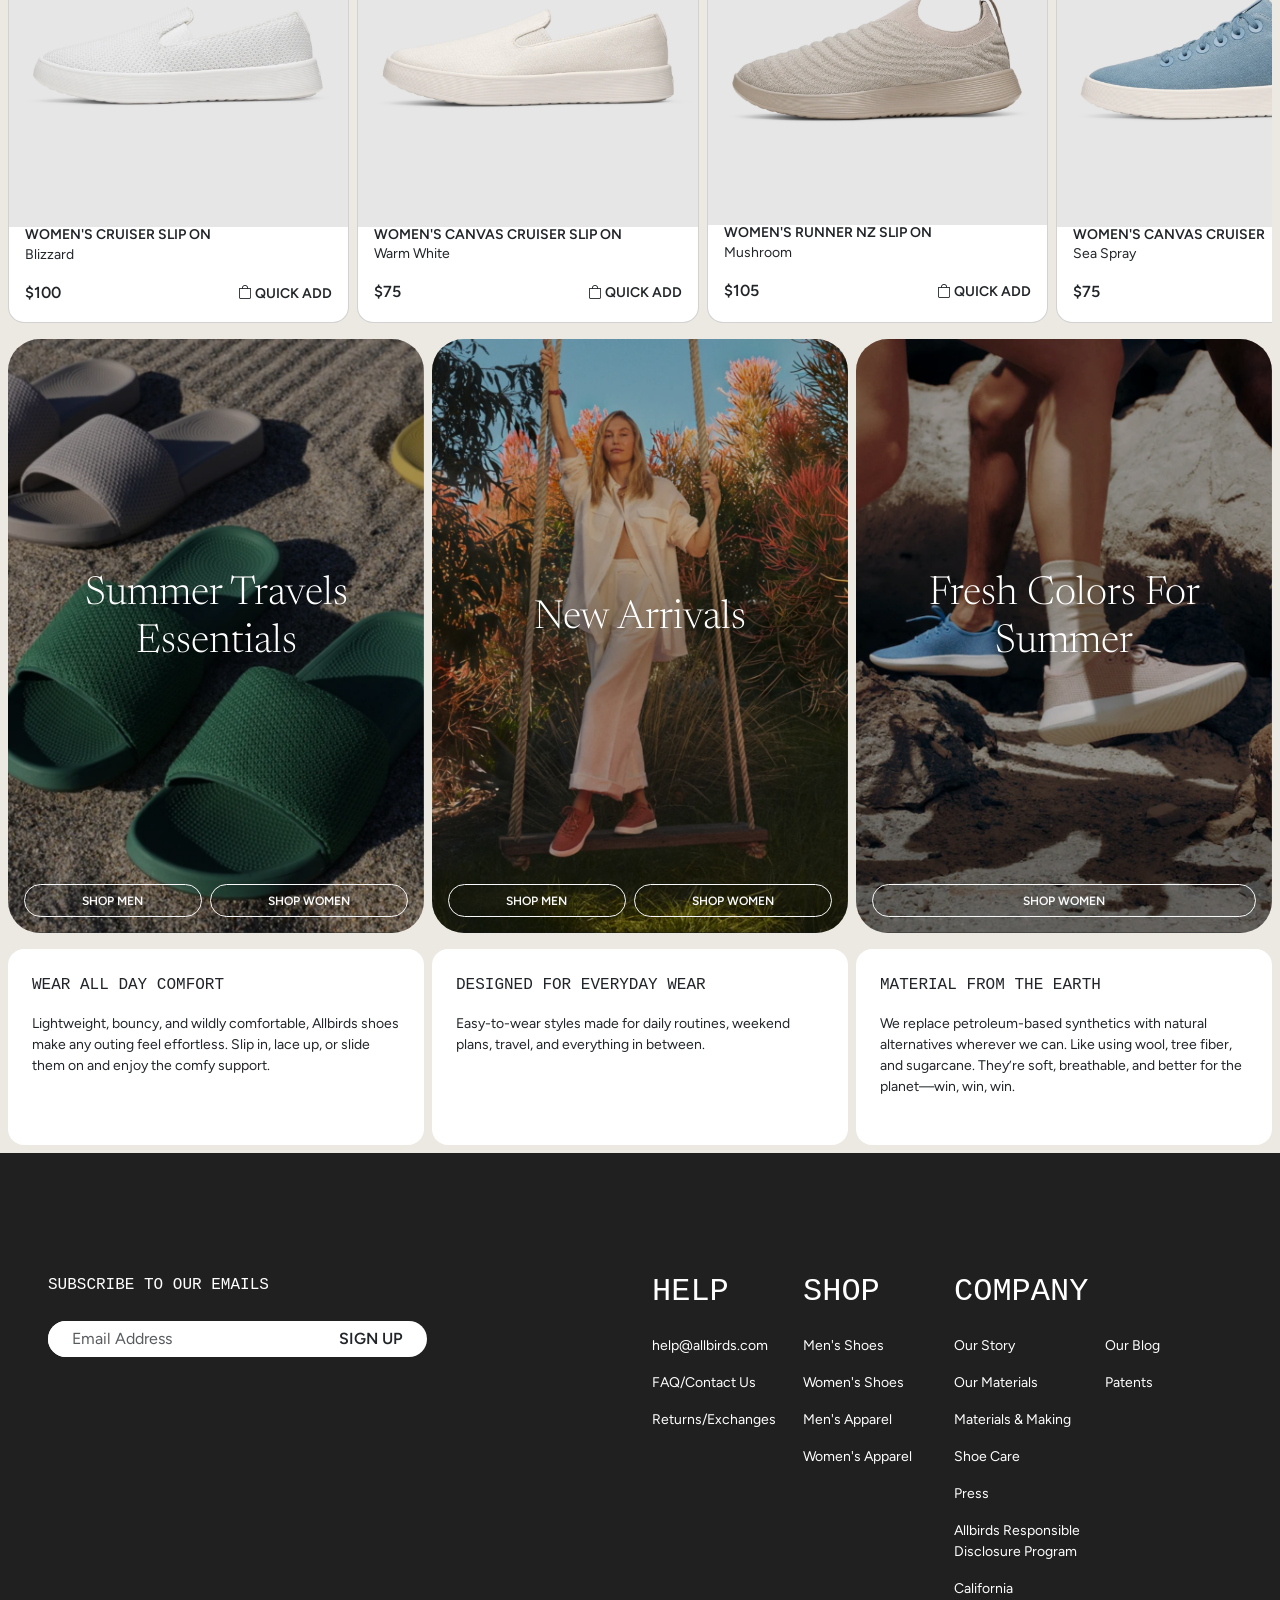
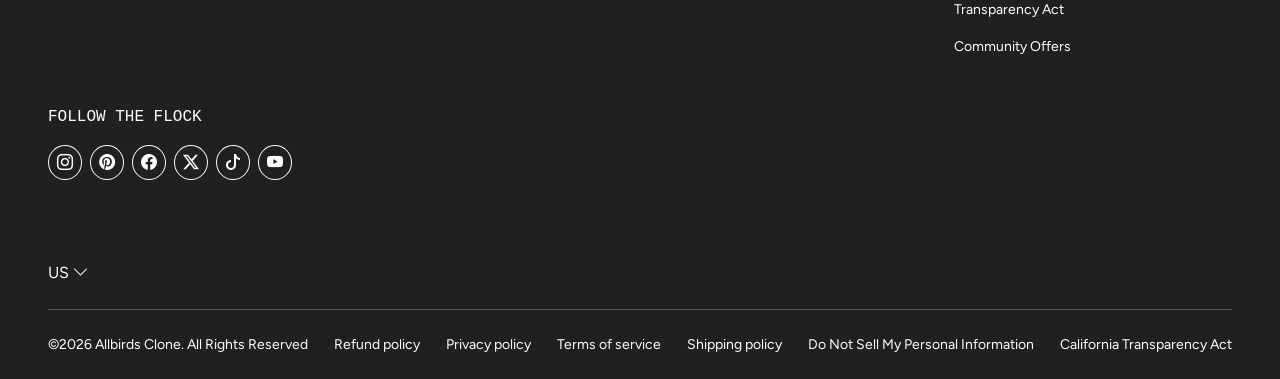
<file: midterm/index.html>
<!doctype html>
<html lang="en">
  <head>
    <meta charset="UTF-8" />
    <meta name="viewport" content="width=device-width, initial-scale=1.0" />

    <title>Allbirds: Comfortable, Sustainable Shoes and Apparel</title>

    <!-- Google Font -->
    <link rel="preconnect" href="https://fonts.googleapis.com" />
    <link rel="preconnect" href="https://fonts.gstatic.com" crossorigin />
    <link
      href="https://fonts.googleapis.com/css2?family=Figtree:wght@400;500;600&display=swap"
      rel="stylesheet"
    />
    <link
      href="https://fonts.googleapis.com/css2?family=Newsreader:wght@300;400&display=swap"
      rel="stylesheet"
    />

    <!-- Bootstrap CSS -->
    <link
      href="https://cdn.jsdelivr.net/npm/bootstrap@5.3.3/dist/css/bootstrap.min.css"
      rel="stylesheet"
    />

    <!-- Bootstrap Icons -->
    <link
      href="https://cdn.jsdelivr.net/npm/bootstrap-icons@1.11.3/font/bootstrap-icons.min.css"
      rel="stylesheet"
    />

    <!-- CSS -->
    <link rel="stylesheet" href="style.css" />
  </head>
  <body>
    <!-- Sticky header -->
    <header class="sticky-top">
      <!-- Announcement bar -->
      <div
        class="announcement-bar bg-dark text-white d-flex align-items-center justify-content-between position-relative px-1 py-2"
      >
        <button
          class="d-flex bg-transparent border-0 p-0 text-white"
          id="previous-announcement"
        >
          <svg
            width="16"
            height="16"
            viewBox="0 0 24 24"
            fill="none"
            stroke="currentColor"
            stroke-width="2"
            stroke-linecap="round"
            stroke-linejoin="round"
          >
            <polyline points="15 18 9 12 15 6"></polyline>
          </svg>
        </button>
        <p
          id="announcement-message"
          class="position-absolute start-0 end-0 px-5 m-0 text-center lh-1 pe-none"
        >
          Due to increased demand, orders may take up to 30 days to ship.
        </p>
        <button
          class="d-flex bg-transparent border-0 p-0 text-white"
          id="next-announcement"
        >
          <svg
            width="16"
            height="16"
            viewBox="0 0 24 24"
            fill="none"
            stroke="currentColor"
            stroke-width="2"
            stroke-linecap="round"
            stroke-linejoin="round"
          >
            <polyline points="9 18 15 12 9 6"></polyline>
          </svg>
        </button>
      </div>

      <!-- Navbar -->
      <nav
        class="navbar navbar-expand-lg bg-white rounded-4 shadow-sm position-absolute top-100 start-0 end-0 mx-3 mt-3 px-3 py-0 py-lg-1"
      >
        <button
          class="navbar-toggler border-0 p-0"
          type="button"
          data-bs-toggle="collapse"
          data-bs-target="#main-menu"
        >
          <i class="bi bi-list fs-5"></i>
        </button>

        <a class="navbar-brand mx-auto mx-lg-0" href="#">
          <img
            src="images/allbirds-logo.png"
            alt="Allbirds logo"
            height="30"
            class="d-block"
          />
        </a>

        <div
          class="collapse navbar-collapse order-last order-lg-0"
          id="main-menu"
        >
          <ul
            class="navbar-nav flex-grow-1 justify-content-center gap-lg-4 text-uppercase fw-semibold small"
          >
            <li class="nav-item">
              <a class="nav-link link-dark" href="#">New Arrivals</a>
            </li>
            <li class="nav-item">
              <a class="nav-link link-dark" href="#">Shop All</a>
            </li>
            <li class="nav-item">
              <a class="nav-link link-dark" href="#">Men</a>
            </li>
            <li class="nav-item">
              <a class="nav-link link-dark" href="#">Women</a>
            </li>
          </ul>
        </div>

        <div class="d-flex gap-3 fs-5">
          <button class="bg-transparent border-0 p-0 text-dark">
            <i class="bi bi-search"></i>
          </button>
          <button class="bg-transparent border-0 p-0 text-dark">
            <i class="bi bi-bag"></i>
          </button>
        </div>
      </nav>
    </header>

    <!-- Main Page Content -->
    <main class="p-2">
      <section class="hero position-relative w-100 overflow-hidden rounded-5">
        <picture>
          <source
            media="(max-width: 991.98px)"
            srcset="images/hero-campaign-mobile.png"
          />
          <img
            src="images/hero-campaign.png"
            alt="Allbirds footwear campaign"
            class="d-block w-100 h-100 object-fit-cover"
          />
        </picture>

        <div
          class="position-absolute bottom-0 start-0 end-0 p-4 p-lg-5 text-white d-flex flex-column align-items-start align-items-lg-end text-lg-end"
        >
          <p class="hero-eyebrow font-monospace text-uppercase mb-2">
            All new Dasher NZ collection
          </p>
          <h1 class="fs-4 fw-normal mb-3">Wildly Comfortable. Super Natural</h1>
          <div class="d-flex gap-2">
            <a
              href="men.html"
              class="btn btn-hero btn-sm rounded-pill px-4 text-uppercase fw-semibold"
              >Shop Men</a
            >
            <a
              href="women.html"
              class="btn btn-hero btn-sm rounded-pill px-4 text-uppercase fw-semibold"
              >Shop Women</a
            >
          </div>
        </div>
      </section>

      <!-- Cards -->
      <section class="mt-3">
        <div class="row g-2 flex-nowrap overflow-x-auto category-scroll">
          <!-- New Arrivals -->
          <div class="col-9 col-sm-5 col-lg-3">
            <article
              class="card category-card bg-transparent border-0 overflow-hidden"
            >
              <img
                src="images/Cards/new-arrivals.png"
                alt="New Arrivals"
                class="card-img rounded-0"
              />
              <div
                class="card-img-overlay card-rest d-flex flex-column align-items-center justify-content-center pe-none"
              >
                <span
                  class="btn btn-outline-light btn-card btn-sm border-2 rounded-pill px-4 text-uppercase fw-semibold"
                  >New Arrivals</span
                >
              </div>

              <div
                class="card-img-overlay card-hover d-flex flex-column align-items-center justify-content-center"
              >
                <p class="fs-6 fw-semibold text-uppercase text-white mb-3">
                  New Arrivals
                </p>
                <div class="d-flex flex-column gap-2">
                  <a
                    href="mens.hmtl"
                    class="btn btn-outline-light btn-sm border-2 rounded-pill px-4 text-uppercase fw-semibold"
                    >Shop Men</a
                  >
                  <a
                    href="women.html"
                    class="btn btn-outline-light btn-sm rounded-pill border-2 px-4 text-uppercase fw-semibold"
                    >Shop Women</a
                  >
                </div>
              </div>
            </article>
          </div>

          <!-- Mens -->
          <div class="col-9 col-sm-5 col-lg-3">
            <article
              class="card category-card bg-transparent border-0 overflow-hidden"
            >
              <img
                src="images/Cards/mens.png"
                alt="Men"
                class="card-img rounded-0"
              />

              <div
                class="card-img-overlay card-rest d-flex flex-column align-items-center justify-content-center pe-none"
              >
                <span
                  class="btn btn-outline-light btn-sm border-2 rounded-pill px-4 text-uppercase fw-semibold"
                  >Mens</span
                >
              </div>

              <div
                class="card-img-overlay card-hover d-flex flex-column align-items-center justify-content-center"
              >
                <p class="fs-6 fw-semibold text-uppercase text-white mb-3">
                  Mens
                </p>
                <a
                  href="mens.html"
                  class="btn btn-outline-light btn-sm border-2 rounded-pill px-4 text-uppercase fw-semibold"
                  >Shop Men</a
                >
              </div>
            </article>
          </div>

          <!-- Women -->
          <div class="col-9 col-sm-5 col-lg-3">
            <article
              class="card category-card bg-transparent border-0 overflow-hidden"
            >
              <img
                src="images/Cards/women.png"
                alt="Women"
                class="card-img rounded-0"
              />

              <div
                class="card-img-overlay card-rest d-flex align-items-center justify-content-center pe-none"
              >
                <span
                  class="btn btn-outline-light border-2 btn-sm rounded-pill px-4 text-uppercase fw-semibold"
                  >Women</span
                >
              </div>

              <div
                class="card-img-overlay card-hover d-flex flex-column align-items-center justify-content-center"
              >
                <p class="fs-6 fw-semibold text-uppercase text-white mb-3">
                  Women
                </p>
                <a
                  href="women.html"
                  class="btn btn-outline-light border-2 btn-sm rounded-pill px-4 text-uppercase fw-semibold"
                  >Shop Women</a
                >
              </div>
            </article>
          </div>

          <!-- Best Seller -->
          <div class="col-9 col-sm-5 col-lg-3">
            <article
              class="card category-card bg-transparent border-0 overflow-hidden"
            >
              <img
                src="images/Cards/best-seller.png"
                alt="Best Seller"
                class="card-img rounded-0"
              />

              <div
                class="card-img-overlay card-rest d-flex align-items-center justify-content-center"
              >
                <span
                  class="btn btn-outline-light btn-sm border-2 rounded-pill px-4 text-uppercase fw-semibold"
                  >Best Seller</span
                >
              </div>

              <div
                class="card-img-overlay card-hover d-flex flex-column align-items-center justify-content-center"
              >
                <p class="fs-6 fw-semibold text-uppercase text-white mb-3">
                  Best Seller
                </p>
                <div class="d-flex flex-column gap-2">
                  <a
                    href="mens.html"
                    class="btn btn-outline-light btn-sm border-2 rounded-pill px-4 text-uppercase fw-semibold"
                    >Shop Men</a
                  >
                  <a
                    href="womens.html"
                    class="btn btn-outline-light btn-sm border-2 rounded-pill px-4 text-uppercase fw-semibold"
                    >Shop Women</a
                  >
                </div>
              </div>
            </article>
          </div>
        </div>
      </section>

      <!-- Best Selling Products -->
      <section id="best-sellers" class="mt-5">
        <div
          class="d-flex align-items-center justify-content-between px-2 mb-3"
        >
          <h5
            class="font-monospace border-bottom text-uppercase fw-normal border-dark border-2"
          >
            Best Sellers
          </h5>

          <!-- Arrows -->
          <div class="d-none d-md-flex gap-2">
            <button
              id="products-prev"
              class="btn rounded-circle btn-outline-dark lh-1 p-2"
              type="button"
            >
              <i class="bi bi-chevron-left"></i>
            </button>
            <button
              id="products-next"
              class="btn btn-outline-dark rounded-circle lh-1 p-2"
            >
              <i class="bi bi-chevron-right"></i>
            </button>
          </div>
        </div>

        <!-- Task 1: CSS-only category filter. -->
        <div class="midterm-controls mb-3">
          <p class="small text-uppercase fw-semibold mb-2">
            Filter by category
          </p>
          <div
            class="category-filters"
            role="group"
            aria-label="Filter products by category"
          >
            <input
              type="radio"
              name="category-filter"
              id="filter-all"
              value="all"
              checked
            />
            <label for="filter-all">All</label>

            <input
              type="radio"
              name="category-filter"
              id="filter-cruiser"
              value="cruiser"
            />
            <label for="filter-cruiser">Cruiser</label>

            <input
              type="radio"
              name="category-filter"
              id="filter-canvas"
              value="canvas"
            />
            <label for="filter-canvas">Canvas</label>

            <input
              type="radio"
              name="category-filter"
              id="filter-runner"
              value="runner"
            />
            <label for="filter-runner">Runner</label>

            <input
              type="radio"
              name="category-filter"
              id="filter-tree"
              value="tree"
            />
            <label for="filter-tree">Tree Runner</label>
          </div>
        </div>

        <!-- Task 3: live search and price sort. -->
        <div
          class="midterm-search-row d-flex flex-wrap gap-2 align-items-center mb-3"
        >
          <label class="visually-hidden" for="product-search"
            >Search products</label
          >
          <input
            id="product-search"
            class="form-control"
            type="search"
            placeholder="Search products..."
            autocomplete="off"
          />
          <button id="sort-price" class="btn btn-outline-dark" type="button">
            Sort by price
          </button>
        </div>
        <p
          id="no-products-message"
          class="text-center py-5"
          role="status"
          hidden
        >
          No products found
        </p>

        <!-- Products -->
        <div
          id="product-row"
          class="product-scroll d-flex gap-2 overflow-x-auto"
        >
          <article
            data-category="cruiser"
            class="card product-card border-1 rounded-4 overflow-hidden flex-shrink-0 position-relative"
          >
            <span
              class="badge badge-new rounded-pill text-uppercase fw-semibold position-absolute top-0 start-0 m-3"
              >New</span
            >
            <img
              src="images/Best Sellers/women_cruiser_slip_on.png"
              alt=""
              class="card-img-top"
            />
            <div class="card-body px-3 pt-0 pb-3">
              <h5 class="small fw-semibold text-uppercase mb-0">
                <a
                  href="product.html"
                  class="stretched-link text-dark text-decoration-none"
                  >Women's Cruiser Slip On</a
                >
              </h5>
              <p class="small mb-3">Blizzard</p>
              <div class="d-flex justify-content-between align-items-center">
                <span class="fw-semibold">$100</span>
                <a
                  href="#"
                  class="position-relative z-2 small fw-semibold text-uppercase text-dark text-decoration-none"
                >
                  <i class="bi bi-bag"></i>
                  <span class="d-none d-md-inline">Quick </span>Add
                </a>
              </div>
              <p class="d-md-none small text-secondary mt-1 mb-0">11 sizes</p>
            </div>
          </article>

          <article
            data-category="canvas"
            class="card product-card border-1 rounded-4 overflow-hidden flex-shrink-0 position-relative"
          >
            <span
              class="badge badge-new rounded-pill text-uppercase fw-semibold position-absolute top-0 start-0 m-3"
              >New</span
            >
            <img
              src="images/Best Sellers/women_canvas_cruiser_slip_on.png"
              alt=""
              class="card-img-top"
            />
            <div class="card-body px-3 pt-0 pb-3">
              <h5 class="small fw-semibold text-uppercase mb-0">
                <a
                  href="product.html"
                  class="stretched-link text-dark text-decoration-none"
                  >Women's Canvas Cruiser Slip On</a
                >
              </h5>
              <p class="small mb-3">Warm White</p>
              <div class="d-flex justify-content-between align-items-center">
                <span class="fw-semibold">$75</span>
                <a
                  href="#"
                  class="position-relative z-2 small fw-semibold text-uppercase text-dark text-decoration-none"
                >
                  <i class="bi bi-bag"></i>
                  <span class="d-none d-md-inline">Quick </span>Add
                </a>
              </div>
              <p class="d-md-none small text-secondary mt-1 mb-0">11 sizes</p>
            </div>
          </article>

          <article
            data-category="runner"
            class="card product-card border-1 rounded-4 overflow-hidden flex-shrink-0 position-relative"
          >
            <span
              class="badge badge-new rounded-pill text-uppercase fw-semibold position-absolute top-0 start-0 m-3"
              >New</span
            >
            <img
              src="images/Best Sellers/women_runner_nz_slip_on.png"
              alt=""
              class="card-img-top"
            />
            <div class="card-body px-3 pt-0 pb-3">
              <h5 class="small fw-semibold text-uppercase mb-0">
                <a
                  href="product.html"
                  class="stretched-link text-dark text-decoration-none"
                  >Women's Runner NZ Slip On</a
                >
              </h5>
              <p class="small mb-3">Mushroom</p>
              <div class="d-flex justify-content-between align-items-center">
                <span class="fw-semibold">$105</span>
                <a
                  href="#"
                  class="position-relative z-2 small fw-semibold text-uppercase text-dark text-decoration-none"
                >
                  <i class="bi bi-bag"></i>
                  <span class="d-none d-md-inline">Quick </span>Add
                </a>
              </div>
              <p class="d-md-none small text-secondary mt-1 mb-0">11 sizes</p>
            </div>
          </article>

          <article
            data-category="canvas"
            class="card product-card border-1 rounded-4 overflow-hidden flex-shrink-0 position-relative"
          >
            <span
              class="badge badge-new rounded-pill text-uppercase fw-semibold position-absolute top-0 start-0 m-3"
              >New</span
            >
            <img
              src="images/Best Sellers/women_canvas_cruiser.png"
              alt=""
              class="card-img-top"
            />
            <div class="card-body px-3 pt-0 pb-3">
              <h5 class="small fw-semibold text-uppercase mb-0">
                <a
                  href="product.html"
                  class="stretched-link text-dark text-decoration-none"
                  >Women's Canvas Cruiser</a
                >
              </h5>
              <p class="small mb-3">Sea Spray</p>
              <div class="d-flex justify-content-between align-items-center">
                <span class="fw-semibold">$75</span>
                <a
                  href="#"
                  class="position-relative z-2 small fw-semibold text-uppercase text-dark text-decoration-none"
                >
                  <i class="bi bi-bag"></i>
                  <span class="d-none d-md-inline">Quick </span>Add
                </a>
              </div>
              <p class="d-md-none small text-secondary mt-1 mb-0">11 sizes</p>
            </div>
          </article>

          <article
            data-category="tree"
            class="card product-card border-1 rounded-4 overflow-hidden flex-shrink-0 position-relative"
          >
            <span
              class="badge badge-new rounded-pill text-uppercase fw-semibold position-absolute top-0 start-0 m-3"
              >New</span
            >
            <img
              src="images/Best Sellers/womens_tree_runner_nz.png"
              alt=""
              class="card-img-top"
            />
            <div class="card-body px-3 pt-0 pb-3">
              <h5 class="small fw-semibold text-uppercase mb-0">
                <a
                  href="product.html"
                  class="stretched-link text-dark text-decoration-none"
                  >Women's Tree Runner NZ</a
                >
              </h5>
              <p class="small mb-3">Medium Grey</p>
              <div class="d-flex justify-content-between align-items-center">
                <span class="fw-semibold">$100</span>
                <a
                  href="#"
                  class="position-relative z-2 small fw-semibold text-uppercase text-dark text-decoration-none"
                >
                  <i class="bi bi-bag"></i>
                  <span class="d-none d-md-inline">Quick </span>Add
                </a>
              </div>
              <p class="d-md-none small text-secondary mt-1 mb-0">11 sizes</p>
            </div>
          </article>

          <article
            data-category="runner"
            class="card product-card border-1 rounded-4 overflow-hidden flex-shrink-0 position-relative"
          >
            <span
              class="badge badge-new rounded-pill text-uppercase fw-semibold position-absolute top-0 start-0 m-3"
              >New</span
            >
            <img
              src="images/Best Sellers/mens_runner_nz.png"
              alt=""
              class="card-img-top"
            />
            <div class="card-body px-3 pt-0 pb-3">
              <h5 class="small fw-semibold text-uppercase mb-0">
                <a
                  href="product.html"
                  class="stretched-link text-dark text-decoration-none"
                  >Men's Runner NZ Slip On</a
                >
              </h5>
              <p class="small mb-3">Mushroom</p>
              <div class="d-flex justify-content-between align-items-center">
                <span class="fw-semibold">$105</span>
                <a
                  href="#"
                  class="position-relative z-2 small fw-semibold text-uppercase text-dark text-decoration-none"
                >
                  <i class="bi bi-bag"></i>
                  <span class="d-none d-md-inline">Quick </span>Add
                </a>
              </div>
              <p class="d-md-none small text-secondary mt-1 mb-0">11 sizes</p>
            </div>
          </article>

          <article
            data-category="runner"
            class="card product-card border-1 rounded-4 overflow-hidden flex-shrink-0 position-relative"
          >
            <span
              class="badge badge-new rounded-pill text-uppercase fw-semibold position-absolute top-0 start-0 m-3"
              >New</span
            >
            <img
              src="images/Best Sellers/mens_runner_nz_1.png"
              alt=""
              class="card-img-top"
            />
            <div class="card-body px-3 pt-0 pb-3">
              <h5 class="small fw-semibold text-uppercase mb-0">
                <a
                  href="product.html"
                  class="stretched-link text-dark text-decoration-none"
                  >Mens Runner NZ Slip On</a
                >
              </h5>
              <p class="small mb-3">Dark Navy</p>
              <div class="d-flex justify-content-between align-items-center">
                <span class="fw-semibold">$105</span>
                <a
                  href="#"
                  class="position-relative z-2 small fw-semibold text-uppercase text-dark text-decoration-none"
                >
                  <i class="bi bi-bag"></i>
                  <span class="d-none d-md-inline">Quick </span>Add
                </a>
              </div>
              <p class="d-md-none small text-secondary mt-1 mb-0">11 sizes</p>
            </div>
          </article>

          <article
            data-category="cruiser"
            class="card product-card border-1 rounded-4 overflow-hidden flex-shrink-0 position-relative"
          >
            <span
              class="badge badge-new rounded-pill text-uppercase fw-semibold position-absolute top-0 start-0 m-3"
              >New</span
            >
            <img
              src="images/Best Sellers/mens_cruiser.png"
              alt=""
              class="card-img-top"
            />
            <div class="card-body px-3 pt-0 pb-3">
              <h5 class="small fw-semibold text-uppercase mb-0">
                <a
                  href="product.html"
                  class="stretched-link text-dark text-decoration-none"
                  >Mens Cruiser</a
                >
              </h5>
              <p class="small mb-3">Medium Grey</p>
              <div class="d-flex justify-content-between align-items-center">
                <span class="fw-semibold">$105</span>
                <a
                  href="#"
                  class="position-relative z-2 small fw-semibold text-uppercase text-dark text-decoration-none"
                >
                  <i class="bi bi-bag"></i>
                  <span class="d-none d-md-inline">Quick </span>Add
                </a>
              </div>
              <p class="d-md-none small text-secondary mt-1 mb-0">11 sizes</p>
            </div>
          </article>
        </div>
      </section>

      <!-- Featured cards -->
      <section class="mt-3">
        <div class="row gx-2 gy-4 gy-lg-2">
          <!-- Summer Travel Essentials -->
          <div class="col-12 col-lg-4">
            <article
              class="card bg-transparent border-0 rounded-5 overflow-hidden"
            >
              <img
                src="images/Featured Cards/summer-travel-essential.png"
                class="card-img rounded-0 object-fit-cover feature-img"
                alt=""
              />

              <div
                class="card-img-overlay bg-black bg-opacity-25 d-flex flex-column p-3"
              >
                <h2
                  class="feature-title display-6 text-white text-center my-auto"
                >
                  Summer Travels Essentials
                </h2>
                <div class="d-flex gap-2">
                  <a
                    href="mens.html"
                    class="btn btn-outline-light btn-feature rounded-pill text-uppercase fw-semibold flex-fill"
                    >Shop Men</a
                  >
                  <a
                    href="women.html"
                    class="btn btn-outline-light btn-feature rounded-pill text-uppercase fw-semibold flex-fill"
                    >Shop Women</a
                  >
                </div>
              </div>
            </article>
          </div>

          <!-- New Arrival -->
          <div class="col-12 col-lg-4">
            <article
              class="card bg-transparent rounded-5 border-0 overflow-hidden"
            >
              <img
                src="images/Featured Cards/new-arrivals.png"
                alt=""
                class="card-img rounded-0 object-fit-cover feature-img"
              />

              <div
                class="card-img-overlay bg-black bg-opacity-25 d-flex flex-column p-3"
              >
                <h2
                  class="feature-title display-6 text-white text-center my-auto"
                >
                  New Arrivals
                </h2>
                <div class="d-flex gap-2">
                  <a
                    href="mens.html"
                    class="btn btn-outline-light btn-feature rounded-pill text-uppercase fw-semibold flex-fill"
                    >Shop Men</a
                  >
                  <a
                    href="women.html"
                    class="btn btn-outline-light btn-feature rounded-pill text-uppercase fw-semibold flex-fill"
                    >Shop Women</a
                  >
                </div>
              </div>
            </article>
          </div>

          <!-- Fresh Colors for Summer -->
          <div class="col-12 col-lg-4">
            <article
              class="card border-0 rounded-5 bg-transparent overflow-hidden"
            >
              <img
                src="images/Featured Cards/fresh-colors-for-summer.png"
                alt=""
                class="card-img rounded-0 object-fit-cover feature-img"
              />

              <div
                class="card-img-overlay bg-black bg-opacity-25 d-flex flex-column p-3"
              >
                <h2
                  class="feature-title text-white text-center display-6 my-auto"
                >
                  Fresh Colors For Summer
                </h2>
                <div class="d-flex">
                  <a
                    href="women.html"
                    class="btn btn-outline-light btn-feature rounded-pill text-uppercase fw-semibold flex-fill"
                    >Shop Women</a
                  >
                </div>
              </div>
            </article>
          </div>
        </div>
      </section>

      <!-- Notes -->
      <section class="mt-3">
        <div class="row g-2 justify-content-center">
          <!-- Note 1 -->
          <div class="col-12 col-lg-4">
            <div class="h-100 bg-white rounded-4 p-4 pb-5">
              <p class="font-monospace text-uppercase mb-3">
                Wear All Day Comfort
              </p>
              <p class="small mb-0">
                Lightweight, bouncy, and wildly comfortable, Allbirds shoes make
                any outing feel effortless. Slip in, lace up, or slide them on
                and enjoy the comfy support.
              </p>
            </div>
          </div>

          <!-- Note 2 -->
          <div class="col-12 col-lg-4">
            <div class="h-100 rounded-4 p-4 bp-5 bg-white">
              <p class="font-monospace text-uppercase mb-3">
                Designed For Everyday Wear
              </p>
              <p class="small mb-0">
                Easy-to-wear styles made for daily routines, weekend plans,
                travel, and everything in between.
              </p>
            </div>
          </div>

          <!-- Note 3 -->
          <div class="col-12 col-lg-4">
            <div class="h-100 rounded-4 p-4 pb-5 bg-white">
              <p class="font-monospace text-uppercase mb-3">
                Material from the Earth
              </p>
              <p class="small mb-0">
                We replace petroleum-based synthetics with natural alternatives
                wherever we can. Like using wool, tree fiber, and sugarcane.
                They’re soft, breathable, and better for the planet—win, win,
                win.
              </p>
            </div>
          </div>
        </div>
      </section>
    </main>

    <!-- Footer -->
    <footer class="site-footer text-white">
      <div class="px-4 px-md-5 pt-5 pb-5 pb-md-4">
        <!-- Footer Content -->

        <div class="row gy-5 mt-md-4">
          <!-- Subscription field -->
          <div class="col-lg-6">
            <p class="font-monospace text-uppercase mb-3 mb-md-4">
              Subscribe to our emails
            </p>
            <div class="row">
              <div class="col-12 col-md-6 col-lg-8">
                <form class="input-group bg-white rounded-pill overflow-hidden">
                  <input
                    type="email"
                    class="form-control border-0 shadow-none px-4"
                    placeholder="Email Address"
                  />
                  <button
                    class="btn border-0 fw-semibold text-uppercase small px-4"
                    type="submit"
                  >
                    Sign up
                  </button>
                </form>
              </div>
            </div>
          </div>

          <!-- Link Column -->
          <div class="col-lg-6">
            <div class="row">
              <!-- Help -->
              <div class="col-md-3">
                <button
                  class="footer-toggle collapsed d-flex d-md-none justify-content-between align-item-center bg-transparent w-100 text-white text-uppercase border-0 px-0 py-3 font-monospace"
                  type="button"
                  data-bs-toggle="collapse"
                  data-bs-target="#footer-help"
                >
                  Help<i class="bi bi-plus-lg"></i>
                  <i class="bi bi-dash-lg"></i>
                </button>
                <h2
                  class="d-none d-md-block font-monospace text-uppercase fw-normal mb-4"
                >
                  Help
                </h2>
                <div class="collapse d-md-block" id="footer-help">
                  <ul
                    class="footer-links list-unstyled d-flex flex-column gap-3 small pb-3 pb-md-0 mb-0"
                  >
                    <li>
                      <a href="mailto:help@allbirds.com">help@allbirds.com</a>
                    </li>
                    <li><a href="#">FAQ/Contact Us</a></li>
                    <li><a href="#">Returns/Exchanges</a></li>
                  </ul>
                </div>
                <hr class="d-md-none my-0" />
              </div>

              <!-- Shop -->
              <div class="col-md-3">
                <button
                  class="footer-toggle collapsed d-flex d-md-none text-uppercase justify-content-between align-items-center bg-transparent text-white w-100 border-0 px-0 py-3 font-monospace"
                  type="button"
                  data-bs-toggle="collapse"
                  data-bs-target="#footer-shop"
                >
                  Shop <i class="bi bi-plus-lg"></i>
                  <i class="bi bi-dash-lg"></i>
                </button>
                <h2
                  class="d-none d-md-block font-monospace text-uppercase fw-normal mb-4"
                >
                  Shop
                </h2>
                <div class="d-md-block collapse" id="footer-shop">
                  <ul
                    class="footer-links list-unstyled d-flex flex-column small gap-3 pb-3 pb-md-0 mb-0"
                  >
                    <li><a href="mens.html">Men's Shoes</a></li>
                    <li><a href="womens.html">Women's Shoes</a></li>
                    <li><a href="mens.html">Men's Apparel</a></li>
                    <li><a href="womens.html">Women's Apparel</a></li>
                  </ul>
                </div>
                <hr class="d-md-none my-0" />
              </div>
              <!-- Company -->
              <div class="col-md-6">
                <button
                  class="footer-toggle collapsed d-flex d-md-none text-uppercase w-100 text-white border-0 justify-content-between align-items-center bg-transparent px-0 py-3 font-monospace"
                  type="button"
                  data-bs-toggle="collapse"
                  data-bs-target="#footer-company"
                >
                  Company <i class="bi bi-plus-lg"></i>
                  <i class="bi bi-dash-lg"></i>
                </button>
                <h2
                  class="font-monospace fw-normal text-uppercase d-md-block d-none mb-4"
                >
                  Company
                </h2>
                <div class="collapse d-md-block" id="footer-company">
                  <div class="row gy-3 pb-3 pb-md-0">
                    <div class="col-md-6">
                      <ul
                        class="footer-links list-unstyled small d-flex flex-column gap-3 pb-md-0 mb-0"
                      >
                        <li><a href="#">Our Story</a></li>
                        <li><a href="#">Our Materials</a></li>
                        <li><a href="#">Materials &amp; Making</a></li>
                        <li><a href="#">Shoe Care</a></li>
                        <li><a href="#">Press</a></li>
                        <li>
                          <a href="#"
                            >Allbirds Responsible Disclosure Program</a
                          >
                        </li>
                        <li><a href="#">California Transparency Act</a></li>
                        <li><a href="#">Community Offers</a></li>
                      </ul>
                    </div>
                    <div class="col-md-6">
                      <ul
                        class="footer-links list-unstyled small d-flex flex-column gap-3 pb-md-0 mb-0"
                      >
                        <li><a href="#">Our Blog</a></li>
                        <li><a href="#">Patents</a></li>
                      </ul>
                    </div>
                  </div>
                </div>
                <hr class="d-md-none my-0" />
              </div>
            </div>
          </div>

          <!-- Follow -->
          <div class="mt-4 mt-md-5 text-center text-md-start">
            <p class="font-monospace text-uppercase mb-3">Follow the flock</p>
            <div
              class="d-flex justify-content-between justify-content-md-start gap-md-2 fs-6"
            >
              <a
                href="#"
                class="d-flex lh-1 p-2 rounded-circle border border-light text-white"
                ><i class="bi bi-instagram"></i
              ></a>
              <a
                href="#"
                class="d-flex lh-1 p-2 rounded-circle border border-light text-white"
                ><i class="bi bi-pinterest"></i
              ></a>
              <a
                href="#"
                class="d-flex lh-1 p-2 rounded-circle border border-light text-white"
                ><i class="bi bi-facebook"></i
              ></a>
              <a
                href="#"
                class="d-flex lh-1 p-2 rounded-circle border border-light text-white"
                ><i class="bi bi-twitter-x"></i
              ></a>
              <a
                href="#"
                class="d-flex lh-1 p-2 rounded-circle border border-light text-white"
                ><i class="bi bi-tiktok"></i
              ></a>
              <a
                href="#"
                class="d-flex lh-1 p-2 rounded-circle border border-light text-white"
                ><i class="bi bi-youtube"></i
              ></a>
            </div>
          </div>

          <!-- Countries dropdown -->
          <div class="dropdown-margin">
            <div class="dropup text-center text-md-start">
              <button
                class="btn text-white border-0 p-0 small"
                type="button"
                data-bs-toggle="dropdown"
              >
                US <i class="bi bi-chevron-down"></i>
              </button>
              <ul class="dropdown-menu" data-bs-theme="dark">
                <li><a class="dropdown-item" href="#">US</a></li>
                <li><a class="dropdown-item" href="#">Canada</a></li>
                <li><a class="dropdown-item" href="#">United Kingdom</a></li>
              </ul>
            </div>

            <hr class="my-4" />

            <div
              class="footer-links row row-cols-2 row-cols-lg-auto justify-content-lg-between gy-3 small"
            >
              <div class="col">
                &copy;2026 Allbirds Clone. All Rights Reserved
              </div>
              <div class="col"><a href="#">Refund policy</a></div>
              <div class="col"><a href="#">Privacy policy</a></div>
              <div class="col"><a href="#">Terms of service</a></div>
              <div class="col"><a href="#">Shipping policy</a></div>
              <div class="col">
                <a href="#">Do Not Sell My Personal Information</a>
              </div>
              <div class="col"><a href="#">California Transparency Act</a></div>
            </div>
          </div>
        </div>
      </div>
    </footer>

    <!-- Bootstrap JavaScript -->
    <script src="https://cdn.jsdelivr.net/npm/bootstrap@5.3.3/dist/js/bootstrap.bundle.min.js"></script>

    <!-- JavaScript -->
    <script src="script.js"></script>
  </body>
</html>
</file>
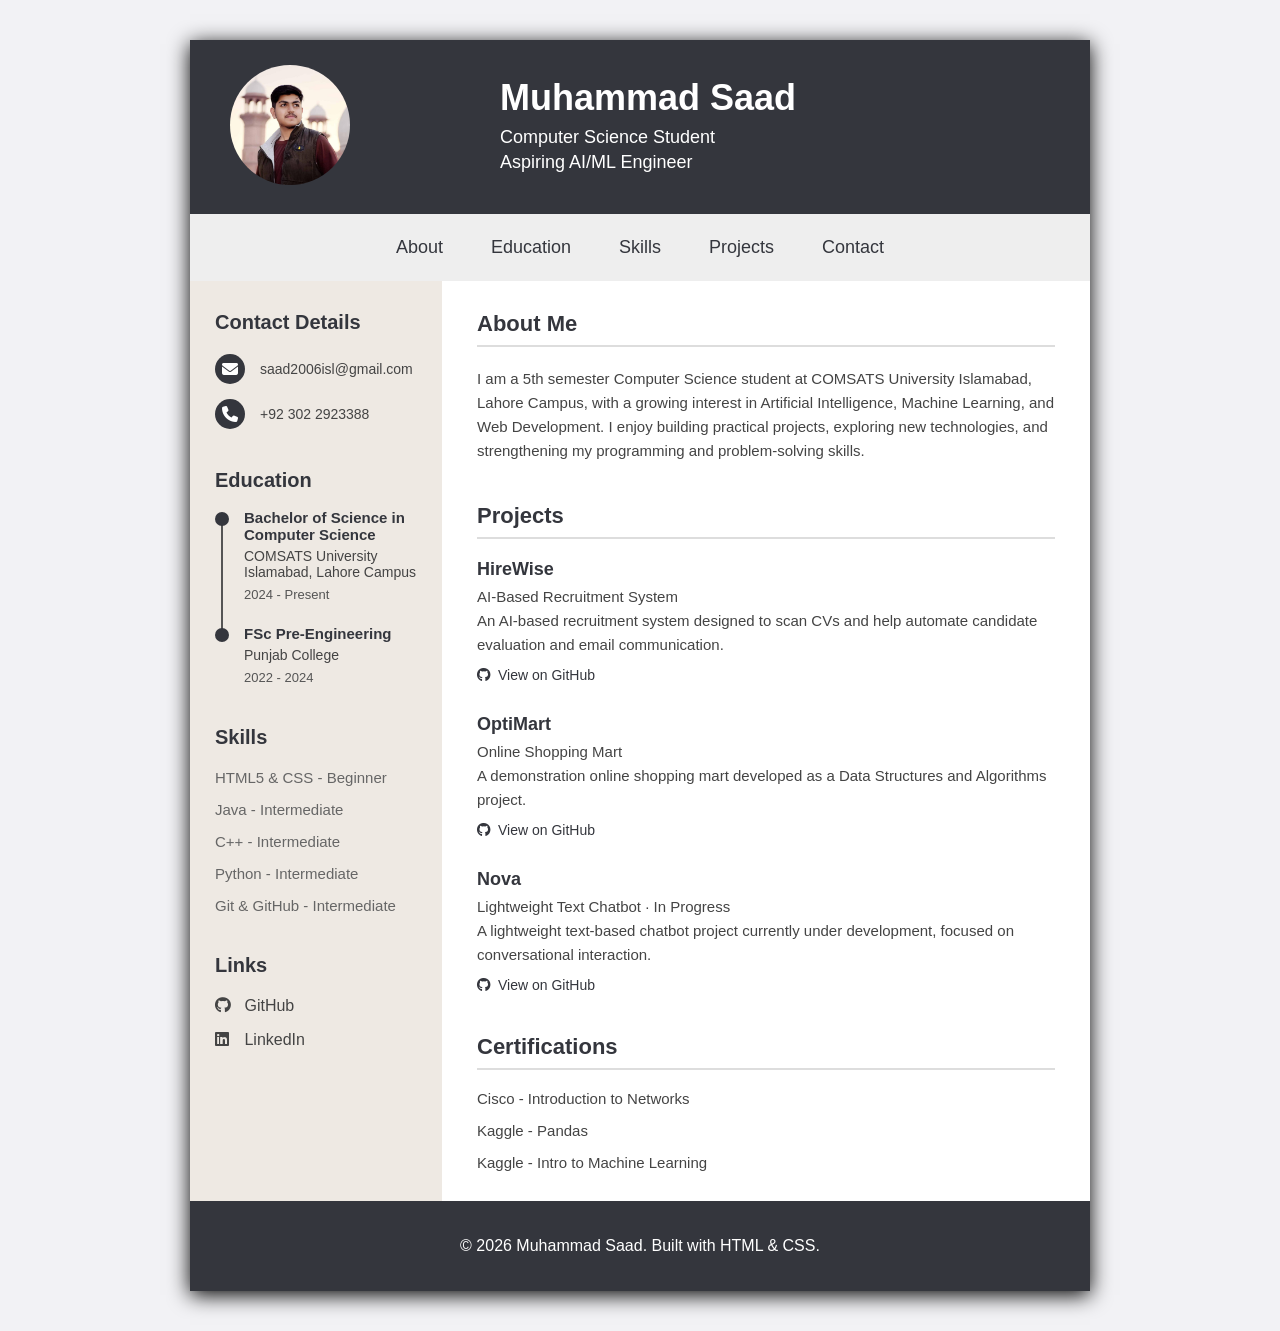
<file: assignment-1/cv.html>
<!doctype html>
<html lang="en">
  <head>
    <meta charset="UTF-8" />
    <meta name="viewport" content="width=device-width, initial-scale=1.0" />
    <title>Muhammad Saad - CV</title>
    <link
      rel="stylesheet"
      href="https://cdnjs.cloudflare.com/ajax/libs/font-awesome/6.5.2/css/all.min.css"
    />
    <link rel="stylesheet" href="style.css" />
  </head>

  <body>
    <div class="cv">
      <!-- Header -->
      <header class="header">
        <div class="profile-image">
          <img src="images/profile_image.jpg.jpeg" alt="Muhammad Saad" />
        </div>

        <div class="profile-info">
          <h1>Muhammad Saad</h1>
          <p>Computer Science Student</p>
          <p>Aspiring AI/ML Engineer</p>
        </div>
      </header>

      <!-- Navigation  -->
      <nav class="navigation">
        <a href="#about">About</a>
        <a href="#education">Education</a>
        <a href="#skills">Skills</a>
        <a href="#projects">Projects</a>
        <a href="#contact">Contact</a>
      </nav>

      <!-- Main Content -->
      <main class="main-content">
        <!-- Left Column -->
        <aside class="left-column">
          <section id="contact">
            <h2>Contact Details</h2>

            <div class="contact-item">
              <i class="fa-solid fa-envelope"></i>
              <a href="mailto:saad2006isl@gmail.com">saad2006isl@gmail.com</a>
            </div>

            <div class="contact-item">
              <i class="fa-solid fa-phone"></i>
              <a href="tel:+923022923388">+92 302 2923388</a>
            </div>
          </section>

          <section id="education">
            <h2>Education</h2>
            <div class="education-item">
              <div class="education-dot"></div>
              <div class="education-content">
                <h3>Bachelor of Science in Computer Science</h3>
                <p>COMSATS University Islamabad, Lahore Campus</p>
                <span>2024 - Present</span>
              </div>
            </div>
            <div class="education-item">
              <div class="education-dot"></div>
              <div class="education-content">
                <h3>FSc Pre-Engineering</h3>
                <p>Punjab College</p>
                <span>2022 - 2024</span>
              </div>
            </div>
          </section>
          <section id="skills">
            <h2>Skills</h2>

            <div class="skills-list">
              <p>HTML5 & CSS - Beginner</p>
              <p>Java - Intermediate</p>
              <p>C++ - Intermediate</p>
              <p>Python - Intermediate</p>
              <p>Git & GitHub - Intermediate</p>
            </div>
          </section>

          <section id="links">
            <h2>Links</h2>

            <p>
              <a href="https://github.com/muhammad-saad-2006" target="_blank">
                <i class="fa-brands fa-github"></i>
                GitHub
              </a>
            </p>
            <p>
              <a
                href="https://www.linkedin.com/in/muhammad-saad-227156381"
                target="_blank"
              >
                <i class="fa-brands fa-linkedin"></i>
                LinkedIn
              </a>
            </p>
          </section>
        </aside>

        <!-- Right Column -->
        <section class="right-column">
          <section id="about">
            <h2>About Me</h2>
            <p>
              I am a 5th semester Computer Science student at COMSATS University
              Islamabad, Lahore Campus, with a growing interest in Artificial
              Intelligence, Machine Learning, and Web Development. I enjoy
              building practical projects, exploring new technologies, and
              strengthening my programming and problem-solving skills.
            </p>
          </section>

          <section id="projects">
            <h2>Projects</h2>

            <div class="project">
              <h3>HireWise</h3>

              <p class="project-tech">AI-Based Recruitment System</p>

              <p>
                An AI-based recruitment system designed to scan CVs and help
                automate candidate evaluation and email communication.
              </p>

              <a
                class="project-link"
                href="https://github.com/muhammad-saad-2006/HireWise"
                target="_blank"
              >
                <i class="fa-brands fa-github"></i>
                View on GitHub
              </a>
            </div>

            <div class="project">
              <h3>OptiMart</h3>

              <p class="project-tech">Online Shopping Mart</p>

              <p>
                A demonstration online shopping mart developed as a Data
                Structures and Algorithms project.
              </p>

              <a
                class="project-link"
                href="https://github.com/muhammad-saad-2006/OptiMart"
                target="_blank"
              >
                <i class="fa-brands fa-github"></i>
                View on GitHub
              </a>
            </div>

            <div class="project">
              <h3>Nova</h3>

              <p class="project-tech">Lightweight Text Chatbot · In Progress</p>

              <p>
                A lightweight text-based chatbot project currently under
                development, focused on conversational interaction.
              </p>

              <a
                class="project-link"
                href="https://github.com/muhammad-saad-2006/Nova"
                target="_blank"
              >
                <i class="fa-brands fa-github"></i>
                View on GitHub
              </a>
            </div>
          </section>

          <section id="certifications">
            <h2>Certifications</h2>

            <div class="certification">
              <h3>Cisco - Introduction to Networks</h3>
            </div>

            <div class="certification">
              <h3>Kaggle - Pandas</h3>
            </div>

            <div class="certification">
              <h3>Kaggle - Intro to Machine Learning</h3>
            </div>
          </section>
        </section>
      </main>

      <!-- Footer -->
      <footer class="footer">
        <p>&copy; 2026 Muhammad Saad. Built with HTML &amp; CSS.</p>
      </footer>
    </div>
  </body>
</html>
</file>
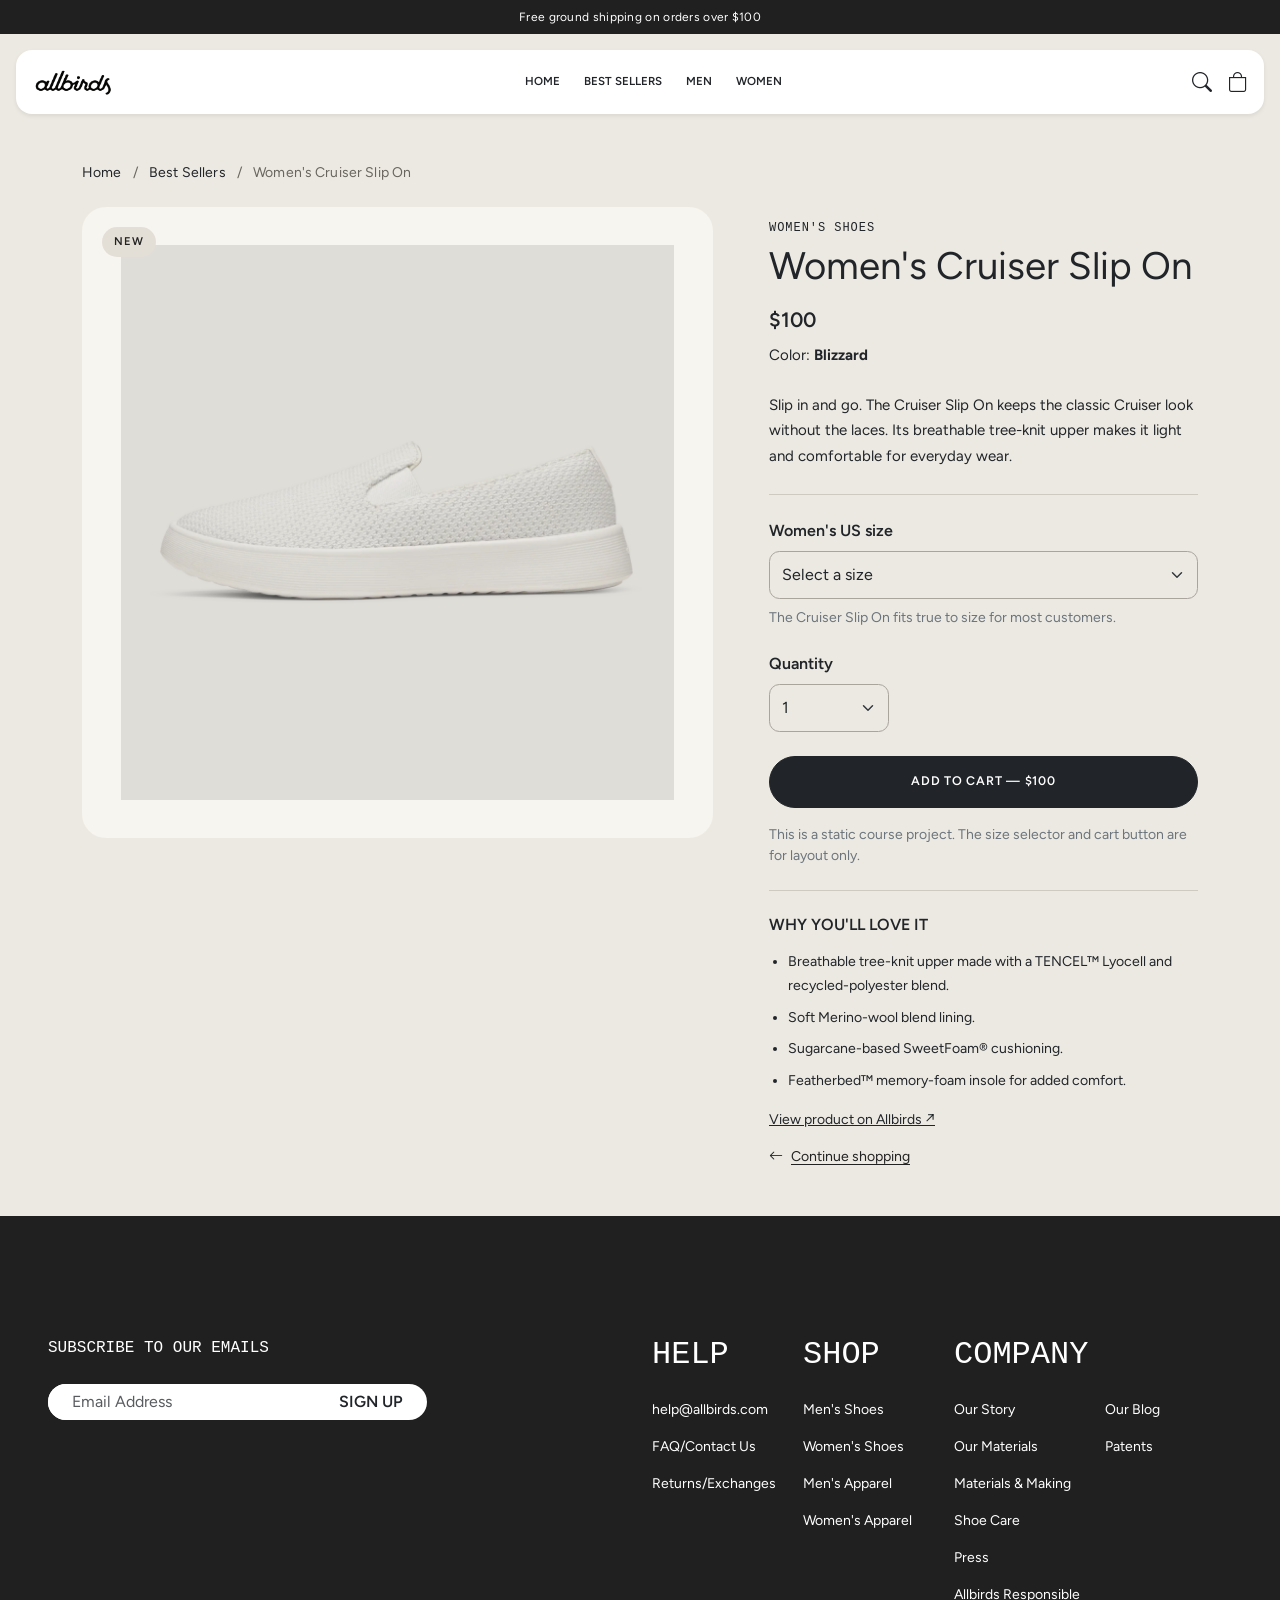
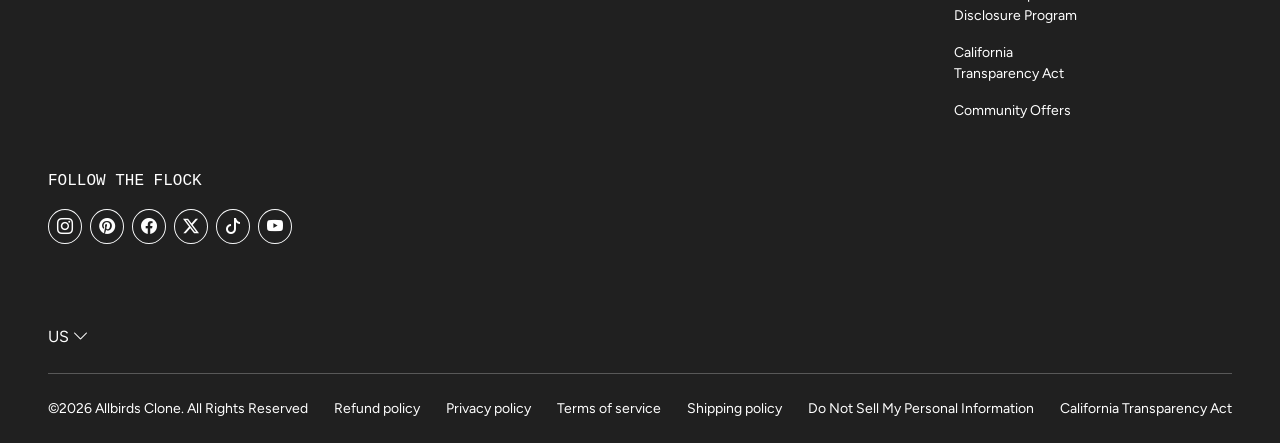
<file: assignment-2/product.html>
<!doctype html>
<html lang="en">
  <head>
    <meta charset="UTF-8" />
    <meta name="viewport" content="width=device-width, initial-scale=1.0" />
    <title>Product Details - Allbirds Clone</title>

    <link rel="preconnect" href="https://fonts.googleapis.com" />
    <link rel="preconnect" href="https://fonts.gstatic.com" crossorigin />
    <link
      href="https://fonts.googleapis.com/css2?family=Figtree:wght@400;500;600&display=swap"
      rel="stylesheet"
    />
    <link
      href="https://fonts.googleapis.com/css2?family=Newsreader:wght@300;400&display=swap"
      rel="stylesheet"
    />

    <link
      href="https://cdn.jsdelivr.net/npm/bootstrap@5.3.3/dist/css/bootstrap.min.css"
      rel="stylesheet"
    />
    <link
      href="https://cdn.jsdelivr.net/npm/bootstrap-icons@1.11.3/font/bootstrap-icons.min.css"
      rel="stylesheet"
    />
    <link rel="stylesheet" href="style.css" />
  </head>

  <body>
    <!-- Static announcement: this assignment focuses on HTML and CSS, not JavaScript -->
    <div class="product-announcement text-white text-center py-2 px-3">
      Free ground shipping on orders over $100
    </div>

    <!-- Responsive, static navigation shared visually with the homepage -->
    <header class="product-site-header">
      <nav
        class="navbar product-navbar bg-white rounded-4 shadow-sm mx-3 mt-3 px-3 py-2"
      >
        <div
          class="product-navbar-inner w-100 d-flex align-items-center justify-content-between flex-wrap gap-3"
        >
          <a
            class="navbar-brand m-0"
            href="index.html"
            aria-label="Allbirds homepage"
          >
            <img
              src="images/allbirds-logo.png"
              alt="Allbirds logo"
              height="30"
              class="d-block"
            />
          </a>

          <ul
            class="navbar-nav product-nav-links flex-row flex-wrap align-items-center justify-content-center gap-2 gap-lg-4 text-uppercase fw-semibold small"
          >
            <li class="nav-item">
              <a class="nav-link link-dark" href="index.html">Home</a>
            </li>
            <li class="nav-item">
              <a class="nav-link link-dark" href="index.html#best-sellers"
                >Best Sellers</a
              >
            </li>
            <li class="nav-item">
              <a class="nav-link link-dark" href="index.html">Men</a>
            </li>
            <li class="nav-item">
              <a class="nav-link link-dark" href="index.html">Women</a>
            </li>
          </ul>

          <div class="d-flex align-items-center gap-3 fs-5 product-nav-actions">
            <button
              class="bg-transparent border-0 p-0 text-dark"
              type="button"
              aria-label="Search"
            >
              <i class="bi bi-search"></i>
            </button>
            <button
              class="bg-transparent border-0 p-0 text-dark"
              type="button"
              aria-label="Shopping bag"
            >
              <i class="bi bi-bag"></i>
            </button>
          </div>
        </div>
      </nav>
    </header>

    <main class="product-detail-page py-4 py-lg-5">
      <div class="container">
        <nav aria-label="Breadcrumb" class="product-breadcrumb small mb-4">
          <a href="index.html" class="text-dark text-decoration-none">Home</a>
          <span class="mx-2">/</span>
          <a
            href="index.html#best-sellers"
            class="text-dark text-decoration-none"
            >Best Sellers</a
          >
          <span class="mx-2">/</span>
          <span id="product-breadcrumb-name" aria-current="page"
            >Women's Cruiser Slip On</span
          >
        </nav>

        <div class="row g-4 g-lg-5 align-items-start">
          <!-- Product image from the existing Best Sellers card in this project -->
          <div class="col-12 col-lg-7">
            <div class="product-image-panel">
              <span class="product-new-badge">New</span>
              <img
                id="product-image"
                src="images/Best Sellers/women_cruiser_slip_on.png"
                alt="Women's Cruiser Slip On in Blizzard"
                class="product-detail-image"
              />
            </div>
          </div>

          <!-- Product information based on the matching Allbirds product listing -->
          <div class="col-12 col-lg-5">
            <div class="product-information">
              <p
                id="product-category"
                class="product-eyebrow text-uppercase mb-2"
              >
                Women's Shoes
              </p>
              <h1 id="product-title" class="product-title mb-3">
                Women's Cruiser Slip On
              </h1>
              <p id="product-price" class="product-price mb-2">$100</p>
              <p class="product-color mb-4">
                Color: <strong id="product-color">Blizzard</strong>
              </p>

              <p id="product-description" class="product-description mb-4">
                Slip in and go. The Cruiser Slip On keeps the classic Cruiser
                look without the laces. Its breathable tree-knit upper makes it
                light and comfortable for everyday wear.
              </p>

              <hr class="product-rule" />

              <div class="mb-4">
                <label
                  id="shoe-size-label"
                  for="shoe-size"
                  class="form-label fw-semibold"
                  >Women's US size</label
                >
                <select
                  id="shoe-size"
                  name="shoe-size"
                  class="form-select product-select"
                >
                  <option value="" selected disabled>Select a size</option>
                  <option>5</option>
                  <option>5.5</option>
                  <option>6</option>
                  <option>6.5</option>
                  <option>7</option>
                  <option>7.5</option>
                  <option>8</option>
                  <option>8.5</option>
                  <option>9</option>
                  <option>9.5</option>
                  <option>10</option>
                  <option>10.5</option>
                  <option>11</option>
                </select>
                <p
                  id="product-size-note"
                  class="small text-secondary mt-2 mb-0"
                >
                  The Cruiser Slip On fits true to size for most customers.
                </p>
              </div>

              <div class="mb-4">
                <label for="quantity" class="form-label fw-semibold"
                  >Quantity</label
                >
                <select
                  id="quantity"
                  name="quantity"
                  class="form-select product-select product-quantity"
                >
                  <option selected>1</option>
                  <option>2</option>
                  <option>3</option>
                  <option>4</option>
                </select>
              </div>

              <button
                type="button"
                class="btn btn-dark rounded-pill w-100 product-add-button"
              >
                Add to Cart — <span id="product-button-price">$100</span>
              </button>
              <p class="small text-secondary mt-3 mb-0">
                This is a static course project. The size selector and cart
                button are for layout only.
              </p>

              <hr class="product-rule my-4" />

              <section class="product-details-copy">
                <h2 class="h6 text-uppercase fw-semibold mb-3">
                  Why you'll love it
                </h2>
                <ul id="product-feature-list" class="product-feature-list">
                  <li>
                    Breathable tree-knit upper made with a TENCEL™ Lyocell and
                    recycled-polyester blend.
                  </li>
                  <li>Soft Merino-wool blend lining.</li>
                  <li>Sugarcane-based SweetFoam® cushioning.</li>
                  <li>Featherbed™ memory-foam insole for added comfort.</li>
                </ul>
                <p class="mt-3 mb-0 small">
                  <a
                    id="official-product-link"
                    href="https://www.allbirds.com/products/womens-cruiser-slip-on-blizzard"
                    target="_blank"
                    rel="noopener noreferrer"
                    class="text-dark"
                    >View product on Allbirds ↗</a
                  >
                </p>
              </section>

              <a
                href="index.html#best-sellers"
                class="product-back-link d-inline-flex align-items-center gap-2 mt-3"
              >
                <i class="bi bi-arrow-left"></i>
                Continue shopping
              </a>
            </div>
          </div>
        </div>
      </div>
    </main>

    <!-- Footer -->
    <footer class="site-footer text-white">
      <div class="px-4 px-md-5 pt-5 pb-5 pb-md-4">
        <!-- Footer Content -->

        <div class="row gy-5 mt-md-4">
          <!-- Subscription field -->
          <div class="col-lg-6">
            <p class="font-monospace text-uppercase mb-3 mb-md-4">
              Subscribe to our emails
            </p>
            <div class="row">
              <div class="col-12 col-md-6 col-lg-8">
                <form class="input-group bg-white rounded-pill overflow-hidden">
                  <input
                    type="email"
                    class="form-control border-0 shadow-none px-4"
                    placeholder="Email Address"
                  />
                  <button
                    class="btn border-0 fw-semibold text-uppercase small px-4"
                    type="submit"
                  >
                    Sign up
                  </button>
                </form>
              </div>
            </div>
          </div>

          <!-- Link Column -->
          <div class="col-lg-6">
            <div class="row">
              <!-- Help -->
              <div class="col-md-3">
                <button
                  class="footer-toggle collapsed d-flex d-md-none justify-content-between align-item-center bg-transparent w-100 text-white text-uppercase border-0 px-0 py-3 font-monospace"
                  type="button"
                  data-bs-toggle="collapse"
                  data-bs-target="#footer-help"
                >
                  Help<i class="bi bi-plus-lg"></i>
                  <i class="bi bi-dash-lg"></i>
                </button>
                <h2
                  class="d-none d-md-block font-monospace text-uppercase fw-normal mb-4"
                >
                  Help
                </h2>
                <div class="collapse d-md-block" id="footer-help">
                  <ul
                    class="footer-links list-unstyled d-flex flex-column gap-3 small pb-3 pb-md-0 mb-0"
                  >
                    <li>
                      <a href="mailto:help@allbirds.com">help@allbirds.com</a>
                    </li>
                    <li><a href="#">FAQ/Contact Us</a></li>
                    <li><a href="#">Returns/Exchanges</a></li>
                  </ul>
                </div>
                <hr class="d-md-none my-0" />
              </div>

              <!-- Shop -->
              <div class="col-md-3">
                <button
                  class="footer-toggle collapsed d-flex d-md-none text-uppercase justify-content-between align-items-center bg-transparent text-white w-100 border-0 px-0 py-3 font-monospace"
                  type="button"
                  data-bs-toggle="collapse"
                  data-bs-target="#footer-shop"
                >
                  Shop <i class="bi bi-plus-lg"></i>
                  <i class="bi bi-dash-lg"></i>
                </button>
                <h2
                  class="d-none d-md-block font-monospace text-uppercase fw-normal mb-4"
                >
                  Shop
                </h2>
                <div class="d-md-block collapse" id="footer-shop">
                  <ul
                    class="footer-links list-unstyled d-flex flex-column small gap-3 pb-3 pb-md-0 mb-0"
                  >
                    <li><a href="mens.html">Men's Shoes</a></li>
                    <li><a href="womens.html">Women's Shoes</a></li>
                    <li><a href="mens.html">Men's Apparel</a></li>
                    <li><a href="womens.html">Women's Apparel</a></li>
                  </ul>
                </div>
                <hr class="d-md-none my-0" />
              </div>
              <!-- Company -->
              <div class="col-md-6">
                <button
                  class="footer-toggle collapsed d-flex d-md-none text-uppercase w-100 text-white border-0 justify-content-between align-items-center bg-transparent px-0 py-3 font-monospace"
                  type="button"
                  data-bs-toggle="collapse"
                  data-bs-target="#footer-company"
                >
                  Company <i class="bi bi-plus-lg"></i>
                  <i class="bi bi-dash-lg"></i>
                </button>
                <h2
                  class="font-monospace fw-normal text-uppercase d-md-block d-none mb-4"
                >
                  Company
                </h2>
                <div class="collapse d-md-block" id="footer-company">
                  <div class="row gy-3 pb-3 pb-md-0">
                    <div class="col-md-6">
                      <ul
                        class="footer-links list-unstyled small d-flex flex-column gap-3 pb-md-0 mb-0"
                      >
                        <li><a href="#">Our Story</a></li>
                        <li><a href="#">Our Materials</a></li>
                        <li><a href="#">Materials &amp; Making</a></li>
                        <li><a href="#">Shoe Care</a></li>
                        <li><a href="#">Press</a></li>
                        <li>
                          <a href="#"
                            >Allbirds Responsible Disclosure Program</a
                          >
                        </li>
                        <li><a href="#">California Transparency Act</a></li>
                        <li><a href="#">Community Offers</a></li>
                      </ul>
                    </div>
                    <div class="col-md-6">
                      <ul
                        class="footer-links list-unstyled small d-flex flex-column gap-3 pb-md-0 mb-0"
                      >
                        <li><a href="#">Our Blog</a></li>
                        <li><a href="#">Patents</a></li>
                      </ul>
                    </div>
                  </div>
                </div>
                <hr class="d-md-none my-0" />
              </div>
            </div>
          </div>

          <!-- Follow -->
          <div class="mt-4 mt-md-5 text-center text-md-start">
            <p class="font-monospace text-uppercase mb-3">Follow the flock</p>
            <div
              class="d-flex justify-content-between justify-content-md-start gap-md-2 fs-6"
            >
              <a
                href="#"
                class="d-flex lh-1 p-2 rounded-circle border border-light text-white"
                ><i class="bi bi-instagram"></i
              ></a>
              <a
                href="#"
                class="d-flex lh-1 p-2 rounded-circle border border-light text-white"
                ><i class="bi bi-pinterest"></i
              ></a>
              <a
                href="#"
                class="d-flex lh-1 p-2 rounded-circle border border-light text-white"
                ><i class="bi bi-facebook"></i
              ></a>
              <a
                href="#"
                class="d-flex lh-1 p-2 rounded-circle border border-light text-white"
                ><i class="bi bi-twitter-x"></i
              ></a>
              <a
                href="#"
                class="d-flex lh-1 p-2 rounded-circle border border-light text-white"
                ><i class="bi bi-tiktok"></i
              ></a>
              <a
                href="#"
                class="d-flex lh-1 p-2 rounded-circle border border-light text-white"
                ><i class="bi bi-youtube"></i
              ></a>
            </div>
          </div>

          <!-- Countries dropdown -->
          <div class="dropdown-margin">
            <div class="dropup text-center text-md-start">
              <button
                class="btn text-white border-0 p-0 small"
                type="button"
                data-bs-toggle="dropdown"
              >
                US <i class="bi bi-chevron-down"></i>
              </button>
              <ul class="dropdown-menu" data-bs-theme="dark">
                <li><a class="dropdown-item" href="#">US</a></li>
                <li><a class="dropdown-item" href="#">Canada</a></li>
                <li><a class="dropdown-item" href="#">United Kingdom</a></li>
              </ul>
            </div>

            <hr class="my-4" />

            <div
              class="footer-links row row-cols-2 row-cols-lg-auto justify-content-lg-between gy-3 small"
            >
              <div class="col">
                &copy;2026 Allbirds Clone. All Rights Reserved
              </div>
              <div class="col"><a href="#">Refund policy</a></div>
              <div class="col"><a href="#">Privacy policy</a></div>
              <div class="col"><a href="#">Terms of service</a></div>
              <div class="col"><a href="#">Shipping policy</a></div>
              <div class="col">
                <a href="#">Do Not Sell My Personal Information</a>
              </div>
              <div class="col"><a href="#">California Transparency Act</a></div>
            </div>
          </div>
        </div>
      </div>
    </footer>
  </body>
</html>
</file>
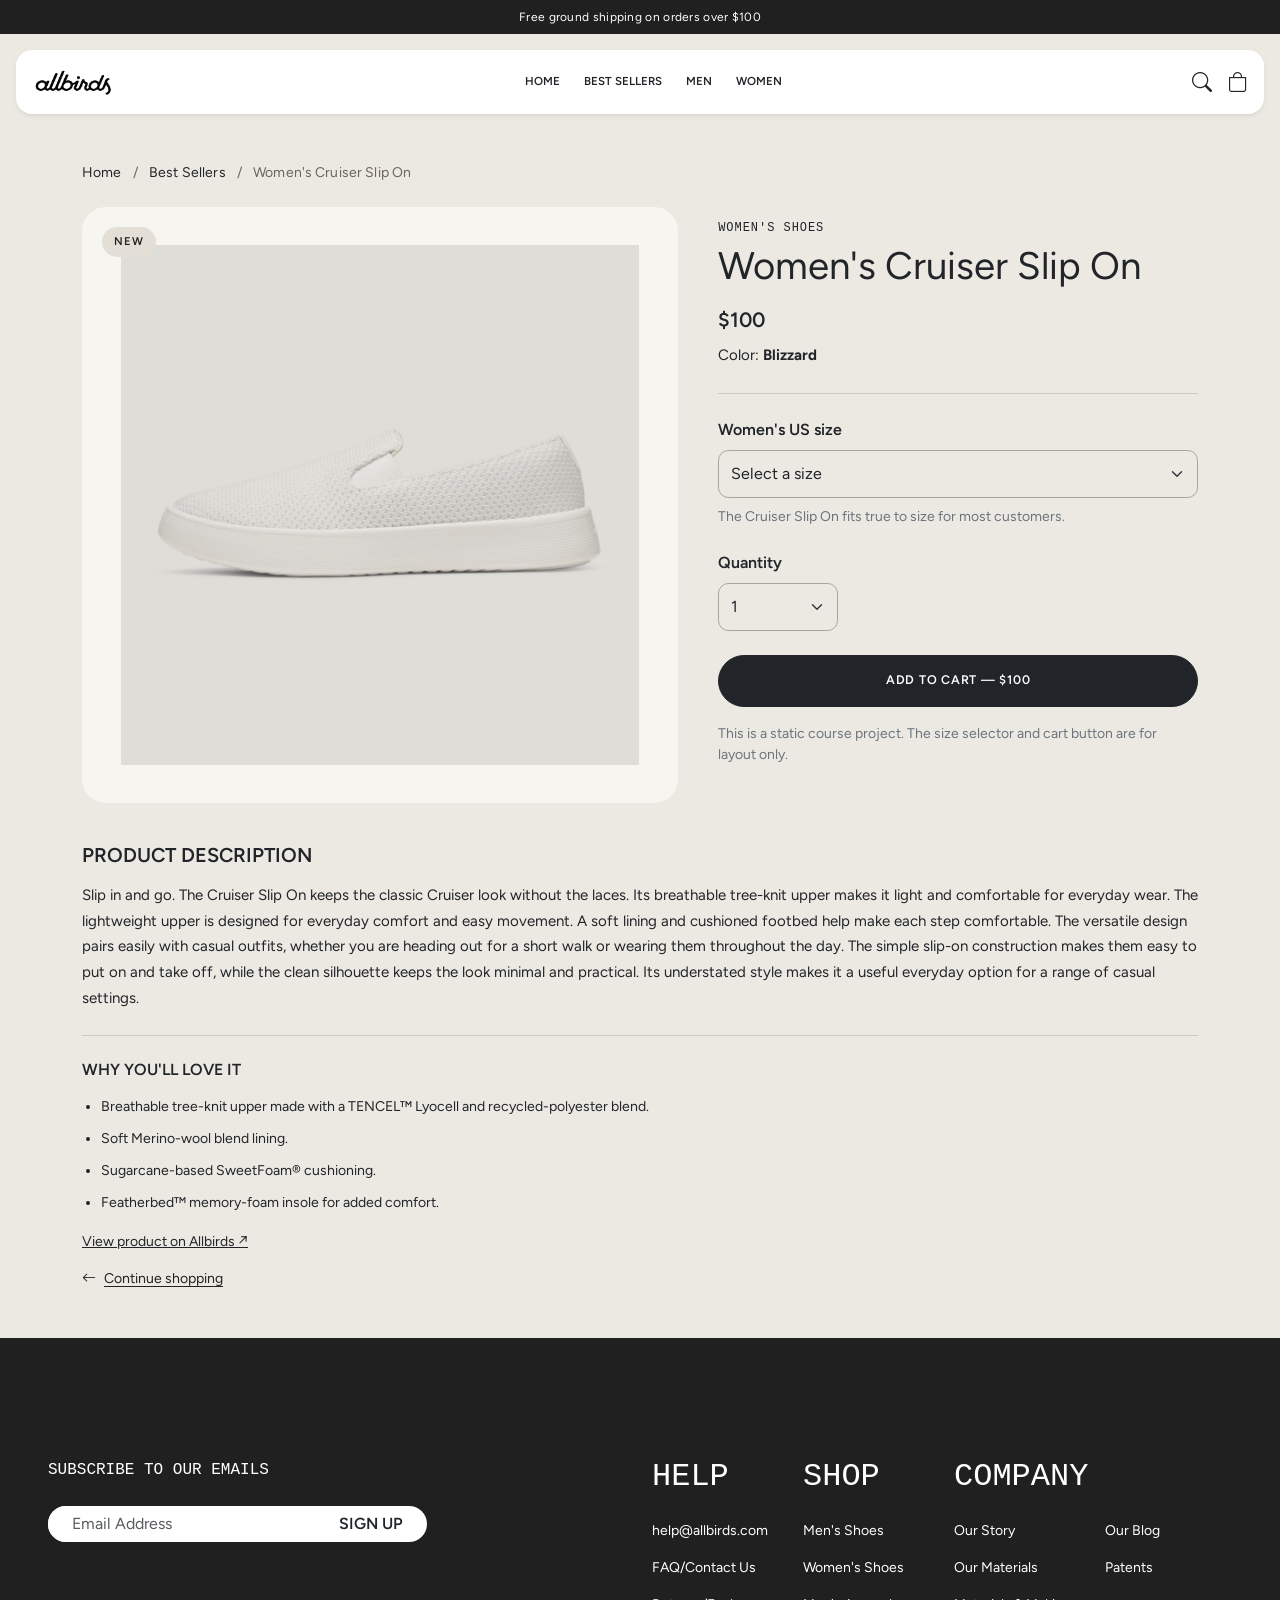
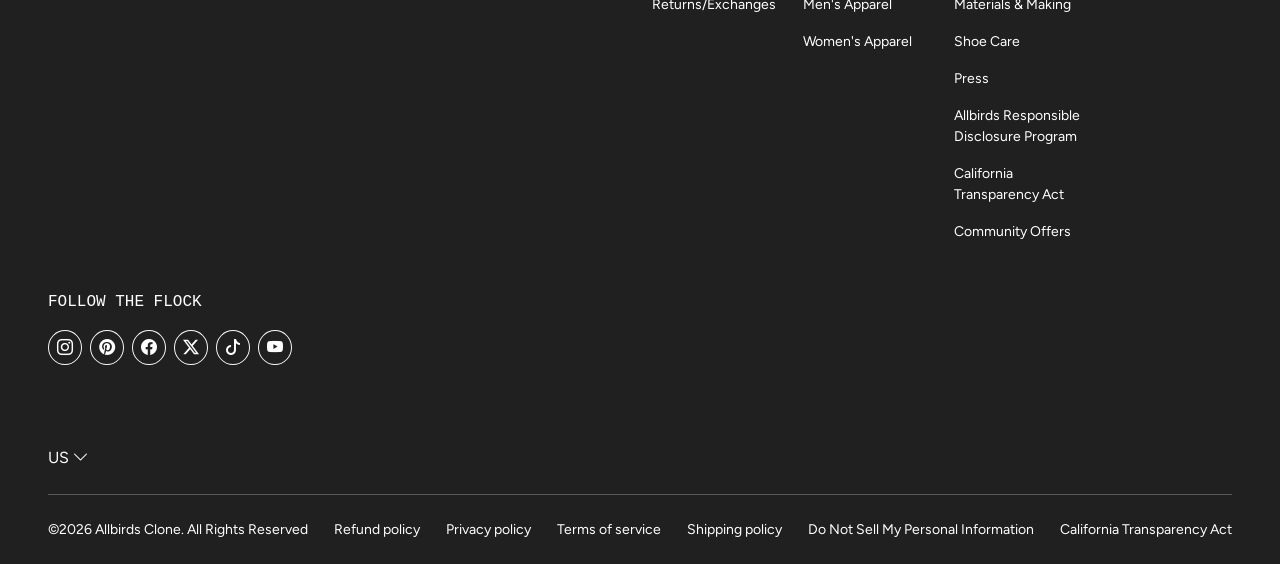
<file: midterm/product.html>
<!doctype html>
<html lang="en">
  <head>
    <meta charset="UTF-8" />
    <meta name="viewport" content="width=device-width, initial-scale=1.0" />

    <title>Product Details - Allbirds Clone</title>

    <link rel="preconnect" href="https://fonts.googleapis.com" />
    <link rel="preconnect" href="https://fonts.gstatic.com" crossorigin />
    <link
      href="https://fonts.googleapis.com/css2?family=Figtree:wght@400;500;600&display=swap"
      rel="stylesheet"
    />
    <link
      href="https://fonts.googleapis.com/css2?family=Newsreader:wght@300;400&display=swap"
      rel="stylesheet"
    />

    <link
      href="https://cdn.jsdelivr.net/npm/bootstrap@5.3.3/dist/css/bootstrap.min.css"
      rel="stylesheet"
    />
    <link
      href="https://cdn.jsdelivr.net/npm/bootstrap-icons@1.11.3/font/bootstrap-icons.min.css"
      rel="stylesheet"
    />

    <link rel="stylesheet" href="style.css" />
  </head>

  <body>
    <!-- Announcement -->
    <div class="product-announcement text-white text-center py-2 px-3">
      Free ground shipping on orders over $100
    </div>

    <!-- Header -->
    <header class="product-site-header">
      <nav
        class="navbar product-navbar bg-white rounded-4 shadow-sm mx-3 mt-3 px-3 py-2"
      >
        <div
          class="product-navbar-inner w-100 d-flex align-items-center justify-content-between flex-wrap gap-3"
        >
          <a
            class="navbar-brand m-0"
            href="index.html"
            aria-label="Allbirds homepage"
          >
            <img
              src="images/allbirds-logo.png"
              alt="Allbirds logo"
              height="30"
              class="d-block"
            />
          </a>

          <ul
            class="navbar-nav product-nav-links flex-row flex-wrap align-items-center justify-content-center gap-2 gap-lg-4 text-uppercase fw-semibold small"
          >
            <li class="nav-item">
              <a class="nav-link link-dark" href="index.html">Home</a>
            </li>
            <li class="nav-item">
              <a class="nav-link link-dark" href="index.html#best-sellers">
                Best Sellers
              </a>
            </li>
            <li class="nav-item">
              <a class="nav-link link-dark" href="index.html">Men</a>
            </li>
            <li class="nav-item">
              <a class="nav-link link-dark" href="index.html">Women</a>
            </li>
          </ul>

          <div class="d-flex align-items-center gap-3 fs-5 product-nav-actions">
            <button
              class="bg-transparent border-0 p-0 text-dark"
              type="button"
              aria-label="Search"
            >
              <i class="bi bi-search"></i>
            </button>

            <button
              class="bg-transparent border-0 p-0 text-dark"
              type="button"
              aria-label="Shopping bag"
            >
              <i class="bi bi-bag"></i>
            </button>
          </div>
        </div>
      </nav>
    </header>

    <!-- Product Page -->
    <main class="product-detail-page py-4 py-lg-5">
      <div class="container">
        <!-- Breadcrumb -->
        <nav aria-label="Breadcrumb" class="product-breadcrumb small mb-4">
          <a href="index.html" class="text-dark text-decoration-none"> Home </a>
          <span class="mx-2">/</span>
          <a
            href="index.html#best-sellers"
            class="text-dark text-decoration-none"
          >
            Best Sellers
          </a>
          <span class="mx-2">/</span>
          <span id="product-breadcrumb-name" aria-current="page">
            Women's Cruiser Slip On
          </span>
        </nav>

        <!-- TASK 2: CSS GRID LAYOUT -->
        <div class="product-layout">
          <!-- AREA 1: PRODUCT IMAGE -->
          <div class="product-layout-image">
            <div class="product-image-panel">
              <span class="product-new-badge">New</span>
              <img
                id="product-image"
                src="images/Best Sellers/women_cruiser_slip_on.png"
                alt="Women's Cruiser Slip On in Blizzard"
                class="product-detail-image"
              />
            </div>
          </div>

          <!-- AREA 2: PRODUCT DETAILS -->
          <div class="product-layout-details">
            <div class="product-information">
              <p
                id="product-category"
                class="product-eyebrow text-uppercase mb-2"
              >
                Women's Shoes
              </p>
              <h1 id="product-title" class="product-title mb-3">
                Women's Cruiser Slip On
              </h1>
              <p id="product-price" class="product-price mb-2">$100</p>
              <p class="product-color mb-4">
                Color: <strong id="product-color">Blizzard</strong>
              </p>

              <hr class="product-rule" />

              <!-- Shoe Size -->
              <div class="mb-4">
                <label
                  id="shoe-size-label"
                  for="shoe-size"
                  class="form-label fw-semibold"
                >
                  Women's US size
                </label>

                <select
                  id="shoe-size"
                  name="shoe-size"
                  class="form-select product-select"
                >
                  <option value="" selected disabled>Select a size</option>

                  <option>5</option>
                  <option>5.5</option>
                  <option>6</option>
                  <option>6.5</option>
                  <option>7</option>
                  <option>7.5</option>
                  <option>8</option>
                  <option>8.5</option>
                  <option>9</option>
                  <option>9.5</option>
                  <option>10</option>
                  <option>10.5</option>
                  <option>11</option>
                </select>

                <p
                  id="product-size-note"
                  class="small text-secondary mt-2 mb-0"
                >
                  The Cruiser Slip On fits true to size for most customers.
                </p>
              </div>

              <!-- Quantity -->
              <div class="mb-4">
                <label for="quantity" class="form-label fw-semibold">
                  Quantity
                </label>

                <select
                  id="quantity"
                  name="quantity"
                  class="form-select product-select product-quantity"
                >
                  <option selected>1</option>
                  <option>2</option>
                  <option>3</option>
                  <option>4</option>
                </select>
              </div>

              <!-- Add to Cart -->
              <button
                type="button"
                class="btn btn-dark rounded-pill w-100 product-add-button"
              >
                Add to Cart — <span id="product-button-price">$100</span>
              </button>

              <p class="small text-secondary mt-3 mb-0">
                This is a static course project. The size selector and cart
                button are for layout only.
              </p>
            </div>
          </div>

          <!-- AREA 3: FULL WIDTH DESCRIPTION -->
          <div class="product-layout-description">
            <!-- Product Description -->
            <section class="product-description-area">
              <h2 class="h5 text-uppercase fw-semibold mb-3">
                Product description
              </h2>

              <p id="product-description" class="product-description mb-4">
                Slip in and go. The Cruiser Slip On keeps the classic Cruiser
                look without the laces. Its breathable tree-knit upper makes it
                light and comfortable for everyday wear. The lightweight upper
                is designed for everyday comfort and easy movement. A soft
                lining and cushioned footbed help make each step comfortable.
                The versatile design pairs easily with casual outfits, whether
                you are heading out for a short walk or wearing them throughout
                the day. The simple slip-on construction makes them easy to put
                on and take off, while the clean silhouette keeps the look
                minimal and practical. Its understated style makes it a useful
                everyday option for a range of casual settings.
              </p>
            </section>

            <hr class="product-rule my-4" />

            <!-- Product Features -->
            <section class="product-details-copy">
              <h2 class="h6 text-uppercase fw-semibold mb-3">
                Why you'll love it
              </h2>

              <ul id="product-feature-list" class="product-feature-list">
                <li>
                  Breathable tree-knit upper made with a TENCEL™ Lyocell and
                  recycled-polyester blend.
                </li>

                <li>Soft Merino-wool blend lining.</li>

                <li>Sugarcane-based SweetFoam® cushioning.</li>

                <li>Featherbed™ memory-foam insole for added comfort.</li>
              </ul>

              <p class="mt-3 mb-0 small">
                <a
                  id="official-product-link"
                  href="https://www.allbirds.com/products/womens-cruiser-slip-on-blizzard"
                  target="_blank"
                  rel="noopener noreferrer"
                  class="text-dark"
                >
                  View product on Allbirds ↗
                </a>
              </p>
            </section>

            <!-- Back to Products -->
            <a
              href="index.html#best-sellers"
              class="product-back-link d-inline-flex align-items-center gap-2 mt-3"
            >
              <i class="bi bi-arrow-left"></i>
              Continue shopping
            </a>
          </div>
        </div>
      </div>
    </main>

    <!-- Footer -->
    <footer class="site-footer text-white">
      <div class="px-4 px-md-5 pt-5 pb-5 pb-md-4">
        <div class="row gy-5 mt-md-4">
          <!-- Subscription -->
          <div class="col-lg-6">
            <p class="font-monospace text-uppercase mb-3 mb-md-4">
              Subscribe to our emails
            </p>

            <div class="row">
              <div class="col-12 col-md-6 col-lg-8">
                <form class="input-group bg-white rounded-pill overflow-hidden">
                  <input
                    type="email"
                    class="form-control border-0 shadow-none px-4"
                    placeholder="Email Address"
                  />

                  <button
                    class="btn border-0 fw-semibold text-uppercase small px-4"
                    type="submit"
                  >
                    Sign up
                  </button>
                </form>
              </div>
            </div>
          </div>

          <!-- Footer Links -->
          <div class="col-lg-6">
            <div class="row">
              <!-- Help -->
              <div class="col-md-3">
                <button
                  class="footer-toggle collapsed d-flex d-md-none justify-content-between align-items-center bg-transparent w-100 text-white text-uppercase border-0 px-0 py-3 font-monospace"
                  type="button"
                  data-bs-toggle="collapse"
                  data-bs-target="#footer-help"
                >
                  Help
                  <i class="bi bi-plus-lg"></i>
                  <i class="bi bi-dash-lg"></i>
                </button>

                <h2
                  class="d-none d-md-block font-monospace text-uppercase fw-normal mb-4"
                >
                  Help
                </h2>

                <div class="collapse d-md-block" id="footer-help">
                  <ul
                    class="footer-links list-unstyled d-flex flex-column gap-3 small pb-3 pb-md-0 mb-0"
                  >
                    <li>
                      <a href="mailto:help@allbirds.com"> help@allbirds.com </a>
                    </li>

                    <li>
                      <a href="#">FAQ/Contact Us</a>
                    </li>

                    <li>
                      <a href="#">Returns/Exchanges</a>
                    </li>
                  </ul>
                </div>

                <hr class="d-md-none my-0" />
              </div>

              <!-- Shop -->
              <div class="col-md-3">
                <button
                  class="footer-toggle collapsed d-flex d-md-none text-uppercase justify-content-between align-items-center bg-transparent text-white w-100 border-0 px-0 py-3 font-monospace"
                  type="button"
                  data-bs-toggle="collapse"
                  data-bs-target="#footer-shop"
                >
                  Shop
                  <i class="bi bi-plus-lg"></i>
                  <i class="bi bi-dash-lg"></i>
                </button>

                <h2
                  class="d-none d-md-block font-monospace text-uppercase fw-normal mb-4"
                >
                  Shop
                </h2>

                <div class="d-md-block collapse" id="footer-shop">
                  <ul
                    class="footer-links list-unstyled d-flex flex-column small gap-3 pb-3 pb-md-0 mb-0"
                  >
                    <li><a href="mens.html">Men's Shoes</a></li>
                    <li><a href="womens.html">Women's Shoes</a></li>
                    <li><a href="mens.html">Men's Apparel</a></li>
                    <li><a href="womens.html">Women's Apparel</a></li>
                  </ul>
                </div>

                <hr class="d-md-none my-0" />
              </div>

              <!-- Company -->
              <div class="col-md-6">
                <button
                  class="footer-toggle collapsed d-flex d-md-none text-uppercase w-100 text-white border-0 justify-content-between align-items-center bg-transparent px-0 py-3 font-monospace"
                  type="button"
                  data-bs-toggle="collapse"
                  data-bs-target="#footer-company"
                >
                  Company
                  <i class="bi bi-plus-lg"></i>
                  <i class="bi bi-dash-lg"></i>
                </button>

                <h2
                  class="font-monospace fw-normal text-uppercase d-md-block d-none mb-4"
                >
                  Company
                </h2>

                <div class="collapse d-md-block" id="footer-company">
                  <div class="row gy-3 pb-3 pb-md-0">
                    <div class="col-md-6">
                      <ul
                        class="footer-links list-unstyled small d-flex flex-column gap-3 pb-md-0 mb-0"
                      >
                        <li><a href="#">Our Story</a></li>
                        <li><a href="#">Our Materials</a></li>
                        <li><a href="#">Materials &amp; Making</a></li>
                        <li><a href="#">Shoe Care</a></li>
                        <li><a href="#">Press</a></li>
                        <li>
                          <a href="#">
                            Allbirds Responsible Disclosure Program
                          </a>
                        </li>
                        <li><a href="#">California Transparency Act</a></li>
                        <li><a href="#">Community Offers</a></li>
                      </ul>
                    </div>

                    <div class="col-md-6">
                      <ul
                        class="footer-links list-unstyled small d-flex flex-column gap-3 pb-md-0 mb-0"
                      >
                        <li><a href="#">Our Blog</a></li>
                        <li><a href="#">Patents</a></li>
                      </ul>
                    </div>
                  </div>
                </div>

                <hr class="d-md-none my-0" />
              </div>
            </div>
          </div>

          <!-- Social Media -->
          <div class="mt-4 mt-md-5 text-center text-md-start">
            <p class="font-monospace text-uppercase mb-3">Follow the flock</p>

            <div
              class="d-flex justify-content-between justify-content-md-start gap-md-2 fs-6"
            >
              <a
                href="#"
                class="d-flex lh-1 p-2 rounded-circle border border-light text-white"
              >
                <i class="bi bi-instagram"></i>
              </a>

              <a
                href="#"
                class="d-flex lh-1 p-2 rounded-circle border border-light text-white"
              >
                <i class="bi bi-pinterest"></i>
              </a>

              <a
                href="#"
                class="d-flex lh-1 p-2 rounded-circle border border-light text-white"
              >
                <i class="bi bi-facebook"></i>
              </a>

              <a
                href="#"
                class="d-flex lh-1 p-2 rounded-circle border border-light text-white"
              >
                <i class="bi bi-twitter-x"></i>
              </a>

              <a
                href="#"
                class="d-flex lh-1 p-2 rounded-circle border border-light text-white"
              >
                <i class="bi bi-tiktok"></i>
              </a>

              <a
                href="#"
                class="d-flex lh-1 p-2 rounded-circle border border-light text-white"
              >
                <i class="bi bi-youtube"></i>
              </a>
            </div>
          </div>

          <!-- Country Dropdown -->
          <div class="dropdown-margin">
            <div class="dropup text-center text-md-start">
              <button
                class="btn text-white border-0 p-0 small"
                type="button"
                data-bs-toggle="dropdown"
              >
                US <i class="bi bi-chevron-down"></i>
              </button>

              <ul class="dropdown-menu" data-bs-theme="dark">
                <li><a class="dropdown-item" href="#">US</a></li>
                <li><a class="dropdown-item" href="#">Canada</a></li>
                <li><a class="dropdown-item" href="#">United Kingdom</a></li>
              </ul>
            </div>

            <hr class="my-4" />

            <!-- Copyright and Policies -->
            <div
              class="footer-links row row-cols-2 row-cols-lg-auto justify-content-lg-between gy-3 small"
            >
              <div class="col">
                &copy;2026 Allbirds Clone. All Rights Reserved
              </div>

              <div class="col"><a href="#">Refund policy</a></div>
              <div class="col"><a href="#">Privacy policy</a></div>
              <div class="col"><a href="#">Terms of service</a></div>
              <div class="col"><a href="#">Shipping policy</a></div>

              <div class="col">
                <a href="#">Do Not Sell My Personal Information</a>
              </div>

              <div class="col">
                <a href="#">California Transparency Act</a>
              </div>
            </div>
          </div>
        </div>
      </div>
    </footer>
  </body>
</html>
</file>
<file: assignment-2/style.css>
body {
  background-color: #ece9e2;
  font-family: "Figtree", sans-serif;
}

#announcement-message {
  font-size: 12.5px;
  letter-spacing: 0.3px;
  transition: opacity 180ms ease-in-out;
}

#announcement-message.is-changing {
  opacity: 0;
}

.hero {
  height: calc(100vh - 120px);
  min-height: 420px;
}

@media (max-width: 991.98px) {
  .hero {
    height: calc(100vh - 165px);
  }
}

/* Button in hero section */
.btn-hero {
  --bs-btn-color: #222;
  --bs-btn-bg: #fff;
  --bs-btn-border-color: #fff;
  --bs-btn-hover-color: #fff;
  --bs-btn-hover-bg: #000;
  --bs-btn-hover-border-color: #000;
  --bs-btn-active-color: #fff;
  --bs-btn-active-bg: #000;
  --bs-btn-active-border-color: #000;
}

.category-card {
  --bs-card-border-radius: 2rem;
  transition: border-radius 1.5s ease;
  isolation: isolate;
}

.category-card:is(:hover, :focus-within, .is-active) {
  --bs-card-border-radius: 20rem;
}

.card-rest,
.card-hover {
  transition: opacity 0.4s ease;
}

.card-hover {
  opacity: 0;
  pointer-events: none;
}

.category-card:is(:hover, :focus-within, .is-active) .card-hover {
  opacity: 1;
  pointer-events: auto;
}

.category-card:is(:hover, :focus-within, .is-active) .card-rest {
  opacity: 0;
}

.category-scroll,
.product-scroll {
  scroll-snap-type: x mandatory;
  scrollbar-width: none; /* hide the scrollbar (Firefox) */
}
.category-scroll::-webkit-scrollbar,
.product-scroll::-webkit-scrollbar {
  display: none; /* hide the scrollbar (Chrome, Safari, Edge) */
}
.category-scroll > *,
.product-scroll > * {
  scroll-snap-align: start;
}

/* Best Seller */
.product-card {
  width: 78%; /* phones: one card plus a peek of the next */
}
@media (min-width: 576px) {
  .product-card {
    width: 40%;
  }
}
@media (min-width: 992px) {
  .product-card {
    width: 27%; /* about 3.6 cards visible, like the original */
  }
}

.badge-new {
  background-color: #e4dfd6;
  color: #222;
  letter-spacing: 0.05em;
}

/* Featured Cards */
.feature-title {
  font-family: "Newsreader", serif;
}

.feature-img {
  aspect-ratio: 7/10;
  transition: transform 0.7s ease;
  will-change: transform;
}

.card:hover .feature-img {
  transform: scale(1.1);
}

.btn-feature {
  --bs-btn-font-size: 0.75rem;
  --bs-btn-padding-y: 0.4rem;
}

/* Footer */
.site-footer {
  background-color: #202020;
}

.footer-toggle .bi-dash-lg {
  display: none;
}
.footer-toggle:not(.collapsed) .bi-plus-lg {
  display: none;
}
.footer-toggle:not(.collapsed) .bi-dash-lg {
  display: inline;
}

.footer-links a {
  color: #fff;
  text-decoration: none;
}
.footer-links a:hover {
  text-decoration: underline;
}

.dropdown-margin {
  margin-top: 80px;
}


/* Product detail page */
.product-announcement {
  background-color: #202020;
  font-size: 0.75rem;
  letter-spacing: 0.025em;
}

.product-site-header {
  position: relative;
  z-index: 5;
}

.product-navbar {
  min-height: 64px;
}

.product-nav-links .nav-link {
  font-size: 0.72rem;
}

.product-nav-actions button {
  line-height: 1;
}

.product-detail-page {
  min-height: 60vh;
}

.product-breadcrumb {
  color: #69665f;
  letter-spacing: 0.01em;
}

.product-image-panel {
  position: relative;
  display: flex;
  align-items: center;
  justify-content: center;
  overflow: hidden;
  min-height: 320px;
  aspect-ratio: 1 / 1;
  padding: clamp(1rem, 3vw, 2.5rem);
  border-radius: 1.5rem;
  background: #f7f5f0;
}

.product-detail-image {
  display: block;
  width: 100%;
  height: 100%;
  max-height: 680px;
  object-fit: contain;
  mix-blend-mode: multiply;
}

.product-new-badge {
  position: absolute;
  top: 1.25rem;
  left: 1.25rem;
  z-index: 1;
  padding: 0.4rem 0.75rem;
  border-radius: 50rem;
  background: #e4dfd6;
  color: #222;
  font-size: 0.7rem;
  font-weight: 600;
  letter-spacing: 0.08em;
  text-transform: uppercase;
}

.product-information {
  padding: 0.25rem 0;
}

.product-eyebrow {
  font-family: monospace;
  font-size: 0.75rem;
  letter-spacing: 0.08em;
}

.product-title {
  font-size: clamp(1.8rem, 3vw, 2.6rem);
  font-weight: 400;
  line-height: 1.12;
}

.product-price {
  font-size: 1.3rem;
  font-weight: 600;
}

.product-color,
.product-description {
  font-size: 0.94rem;
  line-height: 1.7;
}

.product-rule {
  border-color: #c9c4bb;
  opacity: 0.85;
  margin: 1.5rem 0;
}

.product-select {
  min-height: 48px;
  border: 1px solid #a9a49c;
  border-radius: 0.65rem;
  background-color: transparent;
}

.product-quantity {
  max-width: 120px;
}

.product-add-button {
  min-height: 52px;
  font-size: 0.78rem;
  font-weight: 600;
  letter-spacing: 0.06em;
  text-transform: uppercase;
}

.product-feature-list {
  padding-left: 1.2rem;
  font-size: 0.88rem;
  line-height: 1.7;
}

.product-feature-list li + li {
  margin-top: 0.5rem;
}

.product-back-link {
  color: #222;
  font-size: 0.88rem;
  text-decoration: underline;
  text-underline-offset: 0.2rem;
}

.footer-subscribe-form .form-control {
  min-width: 0;
}

.footer-subscribe-form .btn {
  white-space: nowrap;
}

@media (max-width: 767.98px) {
  .product-navbar {
    margin-left: 0.5rem !important;
    margin-right: 0.5rem !important;
  }

  .product-navbar-inner {
    gap: 0.6rem !important;
  }

  .product-nav-links {
    order: 3;
    width: 100%;
    gap: 0.35rem 0.8rem !important;
    justify-content: center;
  }

  .product-nav-links .nav-link {
    padding: 0.25rem 0.1rem;
    font-size: 0.66rem;
  }

  .product-nav-actions {
    font-size: 1rem !important;
  }

  .product-image-panel {
    min-height: 260px;
    border-radius: 1.1rem;
  }

  .product-title {
    font-size: 2rem;
  }

  .product-detail-page {
    padding-top: 1.25rem !important;
  }
}

@media (min-width: 992px) {
  .product-information {
    padding: 0.75rem 0 0 0.5rem;
  }
}
</file>
<file: Lab1/style.css>
:root {
  --color-primary: #2b2b7a;
  --color-accent: #ff8a3d;
  --color-bg: #f4f4f8;
  --color-card: #ffffff;
  --color-text: #333333;
}

* {
  box-sizing: border-box;
}

body {
  margin: 0;
  font-family: Arial, Helvetica, sans-serif;
  background-color: var(--color-bg);
  color: var(--color-text);
}

.container {
  max-width: 600px;
  margin: 40px auto;
  background-color: var(--color-card);
  border-radius: 12px;
  box-shadow: 0 4px 16px rgba(0, 0, 0, 0.08);
  overflow: hidden;
}

.profile-header {
  background-color: var(--color-primary);
  color: white;
  text-align: center;
  padding: 40px 20px;
}

.avatar {
  width: 80px;
  height: 80px;
  line-height: 80px;
  margin: 0px auto;
  border-radius: 50px;
  background-color: var(--color-accent);
  color: #f4f4f8;
  text-align: center;
  font-size: 28px;
  font-weight: bold;
}

.profile-header h1 {
  margin: 0 0 4px;
}

.tagline {
  margin: 0;
  opacity: 0.85;
}

main {
  padding: 30px;
}

section {
  margin-bottom: 30px;
}

section:last-child {
  margin-bottom: 0;
}

h2 {
  color: var(--color-primary);
  border-bottom: 2px solid var(--color-bg);
  padding-bottom: 8px;
}

.skills ul {
  padding-left: 20px;
}

.skills li {
  margin-bottom: 6px;
}

.btn {
  display: inline-block;
  margin-top: 10px;
  padding: 10px 20px;
  background-color: var(--color-accent);
  color: white;
  text-decoration: none;
  border-radius: 6px;
  font-weight: bold;
  transition:
    background-color 0.2s ease,
    transform 0.2s ease;
}

.btn:hover {
  background-color: #e67528;
  transform: translateY(-2px);
}

footer {
  text-align: center;
  padding: 16px;
  font-size: 13px;
  color: #777;
  border-top: 1px solid var(--color-bg);
}
</file>
<file: Lab2/style.css>
/* Page background */
body {
  background: #f8f8f8;
}

.nav-container {
  display: flex;
  flex-wrap: wrap;
  align-items: center;
  justify-content: space-between;
  gap: 0.75rem;
}

.nav-menu {
  display: flex;
  flex: 1;
  align-items: center;
}

.nav-links {
  display: flex;
  flex: 1;
  flex-direction: row;
  justify-content: center;
  gap: 1rem;
  margin: 0;
  padding: 0;
  list-style: none;
}

.nav-cart {
  white-space: nowrap;
  color: #212529;
}

/* CSS-only hamburger toggle */
.menu-toggle {
  position: absolute;
  width: 1px;
  height: 1px;
  overflow: hidden;
  clip-path: inset(50%);
  white-space: nowrap;
}

.menu-toggle-label {
  display: none;
  cursor: pointer;
}

.menu-toggle:focus-visible + .menu-toggle-label {
  outline: 2px solid #212529;
  outline-offset: 3px;
}

.card-img-top {
  background: #eeeeee;
}

/* Phone layout: below 768px */
@media (max-width: 767.98px) {
  .menu-toggle-label {
    display: inline-block;
  }

  .nav-menu {
    display: none;
    flex-basis: 100%;
    width: 100%;
  }

  /* Show the menu when the checkbox is checked */
  .menu-toggle:checked ~ .nav-menu {
    display: block;
  }

  .nav-links {
    flex-direction: column;
    align-items: stretch;
    gap: 0;
  }

  .nav-links .nav-link {
    padding: 0.6rem 0;
    border-top: 1px solid #eeeeee;
  }

  .nav-cart {
    display: inline-block;
    margin-top: 0.5rem;
  }
}
</file>
<file: midterm/style.css>
body {
  background-color: #ece9e2;
  font-family: "Figtree", sans-serif;
}

#announcement-message {
  font-size: 12.5px;
  letter-spacing: 0.3px;
  transition: opacity 180ms ease-in-out;
}

#announcement-message.is-changing {
  opacity: 0;
}

.hero {
  height: calc(100vh - 120px);
  min-height: 420px;
}

@media (max-width: 991.98px) {
  .hero {
    height: calc(100vh - 165px);
  }
}

/* Button in hero section */
.btn-hero {
  --bs-btn-color: #222;
  --bs-btn-bg: #fff;
  --bs-btn-border-color: #fff;
  --bs-btn-hover-color: #fff;
  --bs-btn-hover-bg: #000;
  --bs-btn-hover-border-color: #000;
  --bs-btn-active-color: #fff;
  --bs-btn-active-bg: #000;
  --bs-btn-active-border-color: #000;
}

.category-card {
  --bs-card-border-radius: 2rem;
  transition: border-radius 1.5s ease;
  isolation: isolate;
}

.category-card:is(:hover, :focus-within, .is-active) {
  --bs-card-border-radius: 20rem;
}

.card-rest,
.card-hover {
  transition: opacity 0.4s ease;
}

.card-hover {
  opacity: 0;
  pointer-events: none;
}

.category-card:is(:hover, :focus-within, .is-active) .card-hover {
  opacity: 1;
  pointer-events: auto;
}

.category-card:is(:hover, :focus-within, .is-active) .card-rest {
  opacity: 0;
}

.category-scroll,
.product-scroll {
  scroll-snap-type: x mandatory;
  scrollbar-width: none; /* hide the scrollbar (Firefox) */
}
.category-scroll::-webkit-scrollbar,
.product-scroll::-webkit-scrollbar {
  display: none; /* hide the scrollbar (Chrome, Safari, Edge) */
}
.category-scroll > *,
.product-scroll > * {
  scroll-snap-align: start;
}

/* Best Seller */
.product-card {
  width: 78%; /* phones: one card plus a peek of the next */
}
@media (min-width: 576px) {
  .product-card {
    width: 40%;
  }
}
@media (min-width: 992px) {
  .product-card {
    width: 27%; /* about 3.6 cards visible, like the original */
  }
}

.badge-new {
  background-color: #e4dfd6;
  color: #222;
  letter-spacing: 0.05em;
}

/* Featured Cards */
.feature-title {
  font-family: "Newsreader", serif;
}

.feature-img {
  aspect-ratio: 7/10;
  transition: transform 0.7s ease;
  will-change: transform;
}

.card:hover .feature-img {
  transform: scale(1.1);
}

.btn-feature {
  --bs-btn-font-size: 0.75rem;
  --bs-btn-padding-y: 0.4rem;
}

/* Footer */
.site-footer {
  background-color: #202020;
}

.footer-toggle .bi-dash-lg {
  display: none;
}
.footer-toggle:not(.collapsed) .bi-plus-lg {
  display: none;
}
.footer-toggle:not(.collapsed) .bi-dash-lg {
  display: inline;
}

.footer-links a {
  color: #fff;
  text-decoration: none;
}
.footer-links a:hover {
  text-decoration: underline;
}

.dropdown-margin {
  margin-top: 80px;
}

/* Product detail page */
.product-announcement {
  background-color: #202020;
  font-size: 0.75rem;
  letter-spacing: 0.025em;
}

.product-site-header {
  position: relative;
  z-index: 5;
}

.product-navbar {
  min-height: 64px;
}

.product-nav-links .nav-link {
  font-size: 0.72rem;
}

.product-nav-actions button {
  line-height: 1;
}

.product-detail-page {
  min-height: 60vh;
}

.product-breadcrumb {
  color: #69665f;
  letter-spacing: 0.01em;
}

.product-image-panel {
  position: relative;
  display: flex;
  align-items: center;
  justify-content: center;
  overflow: hidden;
  min-height: 320px;
  aspect-ratio: 1 / 1;
  padding: clamp(1rem, 3vw, 2.5rem);
  border-radius: 1.5rem;
  background: #f7f5f0;
}

.product-detail-image {
  display: block;
  width: 100%;
  height: 100%;
  max-height: 680px;
  object-fit: contain;
  mix-blend-mode: multiply;
}

.product-new-badge {
  position: absolute;
  top: 1.25rem;
  left: 1.25rem;
  z-index: 1;
  padding: 0.4rem 0.75rem;
  border-radius: 50rem;
  background: #e4dfd6;
  color: #222;
  font-size: 0.7rem;
  font-weight: 600;
  letter-spacing: 0.08em;
  text-transform: uppercase;
}

.product-information {
  padding: 0.25rem 0;
}

.product-eyebrow {
  font-family: monospace;
  font-size: 0.75rem;
  letter-spacing: 0.08em;
}

.product-title {
  font-size: clamp(1.8rem, 3vw, 2.6rem);
  font-weight: 400;
  line-height: 1.12;
}

.product-price {
  font-size: 1.3rem;
  font-weight: 600;
}

.product-color,
.product-description {
  font-size: 0.94rem;
  line-height: 1.7;
}

.product-rule {
  border-color: #c9c4bb;
  opacity: 0.85;
  margin: 1.5rem 0;
}

.product-select {
  min-height: 48px;
  border: 1px solid #a9a49c;
  border-radius: 0.65rem;
  background-color: transparent;
}

.product-quantity {
  max-width: 120px;
}

.product-add-button {
  min-height: 52px;
  font-size: 0.78rem;
  font-weight: 600;
  letter-spacing: 0.06em;
  text-transform: uppercase;
}

.product-feature-list {
  padding-left: 1.2rem;
  font-size: 0.88rem;
  line-height: 1.7;
}

.product-feature-list li + li {
  margin-top: 0.5rem;
}

.product-back-link {
  color: #222;
  font-size: 0.88rem;
  text-decoration: underline;
  text-underline-offset: 0.2rem;
}

.footer-subscribe-form .form-control {
  min-width: 0;
}

.footer-subscribe-form .btn {
  white-space: nowrap;
}

@media (max-width: 767.98px) {
  .product-navbar {
    margin-left: 0.5rem !important;
    margin-right: 0.5rem !important;
  }

  .product-navbar-inner {
    gap: 0.6rem !important;
  }

  .product-nav-links {
    order: 3;
    width: 100%;
    gap: 0.35rem 0.8rem !important;
    justify-content: center;
  }

  .product-nav-links .nav-link {
    padding: 0.25rem 0.1rem;
    font-size: 0.66rem;
  }

  .product-nav-actions {
    font-size: 1rem !important;
  }

  .product-image-panel {
    min-height: 260px;
    border-radius: 1.1rem;
  }

  .product-title {
    font-size: 2rem;
  }

  .product-detail-page {
    padding-top: 1.25rem !important;
  }
}

@media (min-width: 992px) {
  .product-information {
    padding: 0.75rem 0 0 0.5rem;
  }
}

/* Midterm personal values: N=76, BP=676px, H=172deg, K=4 */
:root {
  --midterm-accent: hsl(172, 70%, 45%);
}

/* Task 1: category radio filters. */
.category-filters {
  display: flex;
  flex-wrap: wrap;
  gap: 0.5rem;
}
.category-filters input {
  position: absolute;
  opacity: 0;
  pointer-events: none;
}
.category-filters label {
  padding: 0.45rem 0.9rem;
  border: 1px solid #aaa69e;
  border-radius: 50rem;
  cursor: pointer;
  font-size: 0.82rem;
}
.category-filters input:checked + label {
  color: #fff;
  border-color: var(--midterm-accent);
  background: var(--midterm-accent);
}
.category-filters input:focus-visible + label {
  outline: 2px solid var(--midterm-accent);
  outline-offset: 3px;
}

/* CSS-only category filtering: :has() detects which radio is checked. */
#best-sellers:has(#filter-cruiser:checked)
  #product-row
  .product-card:not([data-category="cruiser"]),
#best-sellers:has(#filter-canvas:checked)
  #product-row
  .product-card:not([data-category="canvas"]),
#best-sellers:has(#filter-runner:checked)
  #product-row
  .product-card:not([data-category="runner"]),
#best-sellers:has(#filter-tree:checked)
  #product-row
  .product-card:not([data-category="tree"]) {
  display: none;
}

/* Search can also hide cards; display:none removes empty spaces. */
#product-row .product-card.is-search-hidden {
  display: none;
}
.midterm-search-row #product-search {
  flex: 1 1 220px;
  max-width: 420px;
}
#sort-price {
  white-space: nowrap;
}
.premium-label {
  position: absolute;
  top: 0;
  right: 0;
  z-index: 2;
  margin: 0.75rem;
  padding: 0.3rem 0.55rem;
  border-radius: 50rem;
  color: #fff;
  background: var(--midterm-accent);
  font-size: 0.68rem;
  font-weight: 600;
  text-transform: uppercase;
}

/* Task 2: Product page Grid layout */

/* Mobile layout: one column */
.product-layout {
  display: grid;

  grid-template-columns: 1fr;

  grid-template-areas:
    "image"
    "details"
    "description";

  gap: 1.5rem;
}

/* Assign names to each Grid area */
.product-layout-image {
  grid-area: image;
  min-width: 0;
}

.product-layout-details {
  grid-area: details;
  min-width: 0;
}

.product-layout-description {
  grid-area: description;
  min-width: 0;
}

/* Tablet and desktop: breakpoint is 676px */
@media (min-width: 676px) {
  .product-layout {
    display: grid;

    grid-template-columns: minmax(0, 1.1fr) minmax(0, 0.9fr);

    grid-template-areas:
      "image details"
      "description description";

    align-items: start;
    gap: 2rem;
  }

  /* Keep product details visible while scrolling */
  .product-layout-details {
    position: sticky;
    top: 106px;
    align-self: start;
  }

  .product-layout-description {
    margin-top: 0.5rem;
  }
}
</file>
<file: assignment-1/style.css>
* {
  box-sizing: border-box;
}

body {
  margin: 0;
  font-family: Arial, sans-serif;
  background-color: #f2f2f5;
}

.header {
  display: flex;
  align-items: center;
  gap: 150px;
  padding: 25px 40px;
  background-color: #34363d;
  color: white;
}

.cv {
  width: 900px;
  margin: 40px auto;
  background-color: white;
  box-shadow: 0 4px 20px rgba(0, 0, 0, 12);
}

.profile-image img {
  width: 120px;
  height: 120px;
  border-radius: 50%;
  object-fit: cover;
  object-position: center 15%;
}

.profile-info h1 {
  margin: 0 0 8px;
  font-size: 36px;
}

.profile-info p {
  margin: 4px 0;
  font-size: 18px;
}

.navigation {
  display: flex;
  justify-content: center;
  gap: 40px;
  padding: 15px;
  background-color: #eeeeee;
}

.navigation a {
  position: relative;
  text-decoration: none;
  color: #34363d;
  font-size: 18px;
  font-weight: 500;
  padding: 8px 4px;
  transition: color 0.3s ease;
}

.navigation a:hover {
  color: #555b68;
}

.navigation a::after {
  content: "";
  position: absolute;
  left: 0;
  bottom: 0;
  width: 0;
  height: 2px;
  background-color: #34363d;
  transition: width 0.3s ease;
}

.navigation a:hover::after {
  width: 100%;
}

.main-content {
  display: grid;
  grid-template-columns: 28% 72%;
}

.left-column {
  padding: 30px 25px;
  background-color: #eee9e3;
}

.left-column section {
  margin-bottom: 40px;
}

.left-column section:last-child {
  margin-bottom: 0;
}

.left-column h2 {
  font-size: 20px;
  font-weight: 600;
  color: #34363d;
  margin: 0 0 20px;
}

.contact-item {
  display: flex;
  align-items: flex-start;
  gap: 15px;
  margin-bottom: 15px;
}

.contact-item i {
  width: 30px;
  height: 30px;
  display: flex;
  align-items: center;
  justify-content: center;

  background-color: #34363d;
  color: white;

  border-radius: 50%;
  flex-shrink: 0;
}

.contact-item a {
  color: #444;
  text-decoration: none;
  font-size: 14px;
  padding-top: 7px;
}

.contact-item a:hover {
  color: #34363d;
  text-decoration: underline;
}

.education-item {
  position: relative;
  display: flex;
  gap: 15px;
  margin-bottom: 25px;
}

.education-item::before {
  content: "";
  position: absolute;
  left: 6px;
  top: 12px;
  width: 2px;
  height: calc(100% + 15px);
  background-color: #555;
}

.education-item:last-child::before {
  display: none;
}

.education-dot {
  width: 14px;
  height: 14px;
  background-color: #34363d;
  border-radius: 50%;
  flex-shrink: 0;
  position: relative;
  z-index: 1;
}

.education-content h3 {
  margin: -3px 0 5px;
  font-size: 15px;
  color: #34363d;
}

.education-content p {
  margin: 0 0 5px;
  font-size: 14px;
  color: #444;
}

.education-content span {
  font-size: 13px;
  color: #555;
}

.skills-list p {
  color: #666;
  font-size: 15px;
}

#links a {
  color: #444;
  text-decoration: none;
}

#links a:hover {
  color: #34363d;
  text-decoration: underline;
}

#links i {
  width: 25px;
}

.right-column {
  padding: 30px 35px;
}

.right-column section {
  margin-bottom: 40px;
}

.right-column section:last-child {
  margin-bottom: 0;
}

.right-column h2 {
  font-size: 22px;
  font-weight: 600;
  color: #34363d;
  margin: 0 0 20px;
  padding-bottom: 8px;
  border-bottom: 2px solid #ddd;
}

.right-column p {
  font-size: 15px;
  line-height: 1.6;
  color: #444;
  margin: 0;
}

.project {
  margin-bottom: 30px;
}

.project:last-child {
  margin-bottom: 0;
}

.project h3 {
  margin: 0 0 5px;
  font-size: 18px;
  color: #34363d;
}

.project-tech {
  font-size: 13px;
  color: #777;
  margin-bottom: 8px;
}

.project-link {
  display: inline-flex;
  align-items: center;
  gap: 7px;
  margin-top: 10px;
  color: #34363d;
  text-decoration: none;
  font-size: 14px;
}

.project-link:hover {
  text-decoration: underline;
}

.certification {
  margin-bottom: 15px;
}

.certification:last-child {
  margin-bottom: 0;
}

.certification h3 {
  margin: 0;
  font-size: 15px;
  font-weight: 500;
  color: #444;
}

.footer {
  text-align: center;
  padding: 20px;
  background-color: #34363d;
  color: white;
}
</file>
